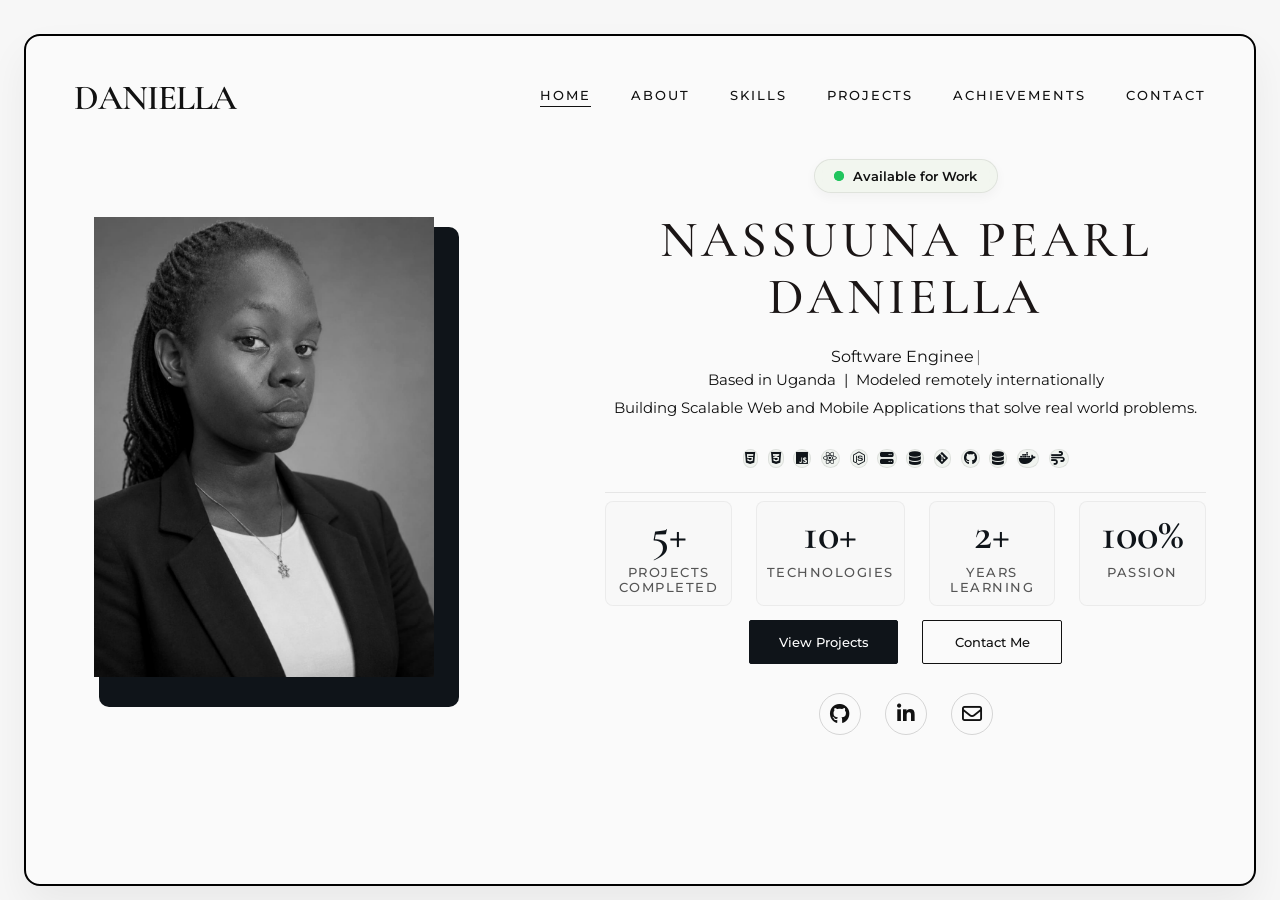
<file: index.html>
<!doctype html>
<html lang="en">
  <head>
    <meta charset="UTF-8" />
    <meta name="viewport" content="width=device-width, initial-scale=1.0" />
    <title>Daniella P Nassuuna</title>

    <!-- Google Fonts: Cormorant Garamond for elegant serif headers & Montserrat for modern sans-serif body -->
    <link rel="preconnect" href="https://fonts.googleapis.com" />
    <link rel="preconnect" href="https://fonts.gstatic.com" crossorigin />
    <link
      href="https://fonts.googleapis.com/css2?family=Cormorant+Garamond:wght@400;500;600&family=Montserrat:wght@300;400;500;600&display=swap"
      rel="stylesheet"
    />
    <!-- Font Awesome for icon support -->
    <link
      rel="stylesheet"
      href="https://cdnjs.cloudflare.com/ajax/libs/font-awesome/6.5.1/css/all.min.css"
    />
    <link rel="stylesheet" href="styles.css" />
    <link rel="stylesheet" href="mobile.css" />
<script src="script.js" defer></script>
  </head>
  <body>
    <div class="viewport-card">
      <!-- Header Navigation -->
      <header>
        <a href="#" class="brand-logo" target="_blank">DANIELLA</a>
        <nav>
          <a href="#" class="active" target="_blank">HOME</a>
          <a href="./about.html" target="_blank">ABOUT</a>
          <a href="./skills.html" target="_blank">SKILLS</a>
          <a href="./projects.html" target="_blank">PROJECTS</a>
          <a href="./achievements.html" target="_blank">ACHIEVEMENTS</a>
          <a href="./contact.html" target="_blank">CONTACT</a>
        </nav>
      </header>

      <!-- Main Hero Content -->
      <main class="hero-grid">
        <!-- Portrait Image with Offset Backdrop -->
        <div class="portrait-frame">
          <img
            class="portrait-img"
            src="./Ellah.png"
            alt="Daniella Nassuuna Portrait"
          />
        </div>

        <!-- Text & Details -->
        <div class="hero-details">
          <div
            class="status-pill"
            id="statusPill"
            style="margin-bottom: 1.2rem"
          >
            <span class="status-dot"></span>
            <span class="status-text">Available for Work</span>
          </div>

          <h1 class="main-heading">
            Nassuuna Pearl <br />
            Daniella
          </h1>
          <div class="sub-heading">
            <span id="typingText"></span><span class="typing-cursor">|</span>
          </div>

          <p class="bio-line">
            Based in Uganda &nbsp;|&nbsp; Modeled remotely internationally
          </p>
          <p class="achievement-line">
            Building Scalable Web and Mobile Applications that solve real world
            problems.
          </p>

          <!-- Tech Stack Badges -->
          <div class="tech-stack">
            <span class="tech-badge"><i class="fa-brands fa-html5"></i></span>
            <span class="tech-badge"
              ><i class="fa-brands fa-css3-alt"></i
            ></span>
            <span class="tech-badge"><i class="fa-brands fa-js"></i></span>
            <span class="tech-badge"><i class="fa-brands fa-react"></i></span>
            <span class="tech-badge"><i class="fa-brands fa-node-js"></i></span>
            <span class="tech-badge"><i class="fa-solid fa-server"></i></span>
            <span class="tech-badge"><i class="fa-solid fa-database"></i></span>
            <span class="tech-badge"><i class="fa-brands fa-git-alt"></i></span>
            <span class="tech-badge"><i class="fa-brands fa-github"></i> </span>
            <span class="tech-badge"><i class="fa-solid fa-database"></i></span>
            <span class="tech-badge"><i class="fa-brands fa-docker"></i></span>
            <span class="tech-badge"><i class="fa-solid fa-wind"></i> </span>
          </div>

          <section class="stats-container">
            <div class="stat-card">
              <h3 class="stat-number">5+</h3>
              <p class="stat-label">Projects Completed</p>
            </div>

            <div class="stat-card">
              <h3 class="stat-number">10+</h3>
              <p class="stat-label">Technologies</p>
            </div>

            <div class="stat-card">
              <h3 class="stat-number">2+</h3>
              <p class="stat-label">Years Learning</p>
            </div>

            <div class="stat-card">
              <h3 class="stat-number">100%</h3>
              <p class="stat-label">Passion</p>
            </div>
          </section>

          <div class="button-group">
            <a href="./projects.html" class="btn btn-solid" target="_blank">View Projects</a>
            <a href="./contact.html" class="btn btn-outline" target="_blank">Contact Me</a>
          </div>
          <div class="social-links">
            <a
              href="https://github.com/Daniella-Pearl"
              target="_blank"
              rel="noopener noreferrer"
              aria-label="GitHub"
            >
              <i class="fa-brands fa-github"></i>
            </a>
            <a
              href="https://linkedin.com/in/pearl-daniella"
              target="_blank"
              rel="noopener noreferrer"
              aria-label="LinkedIn"
            >
              <i class="fa-brands fa-linkedin-in"></i>
            </a>
            <a href="mailto:pearldaniellu9@gmail.com" aria-label="Email" target="_blank">
              <i class="fa-regular fa-envelope"></i>
            </a>
          </div>
        </div>
      </main>
    </div>
  </body>
</html>
</file>
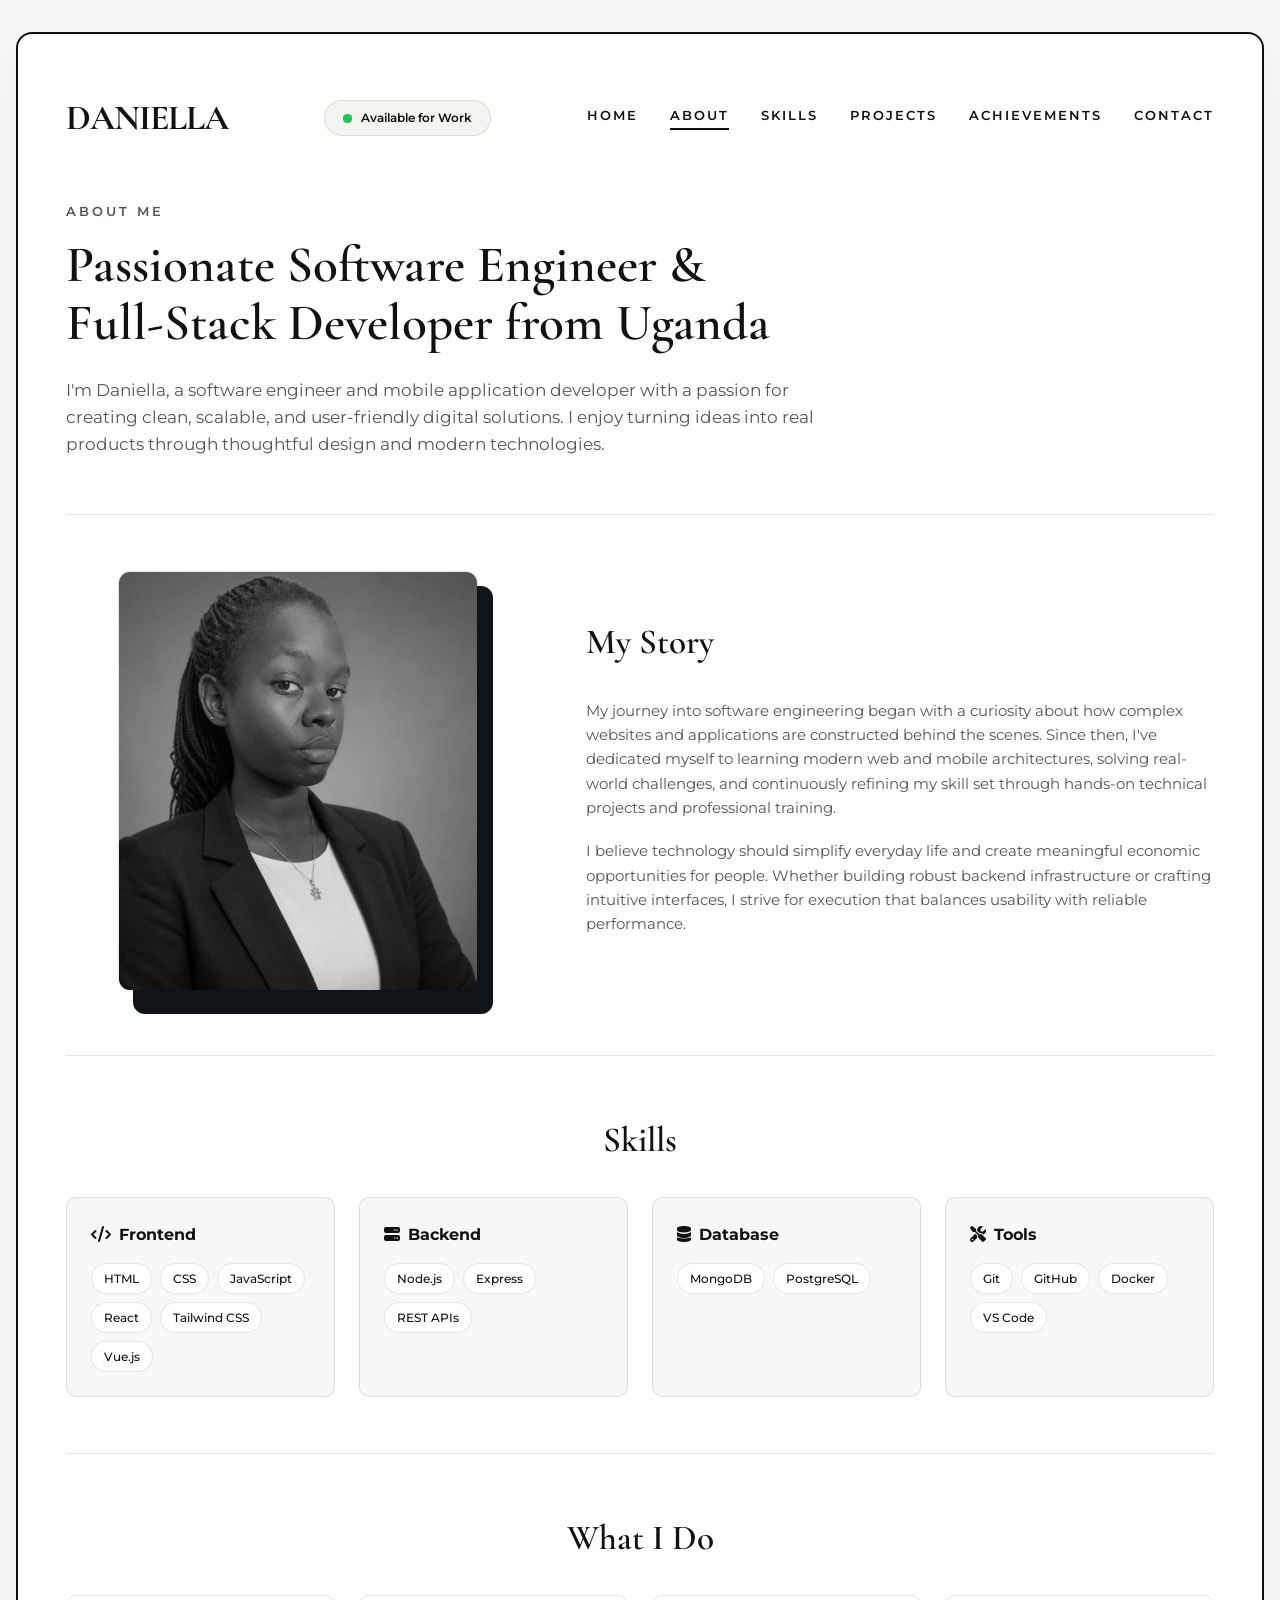
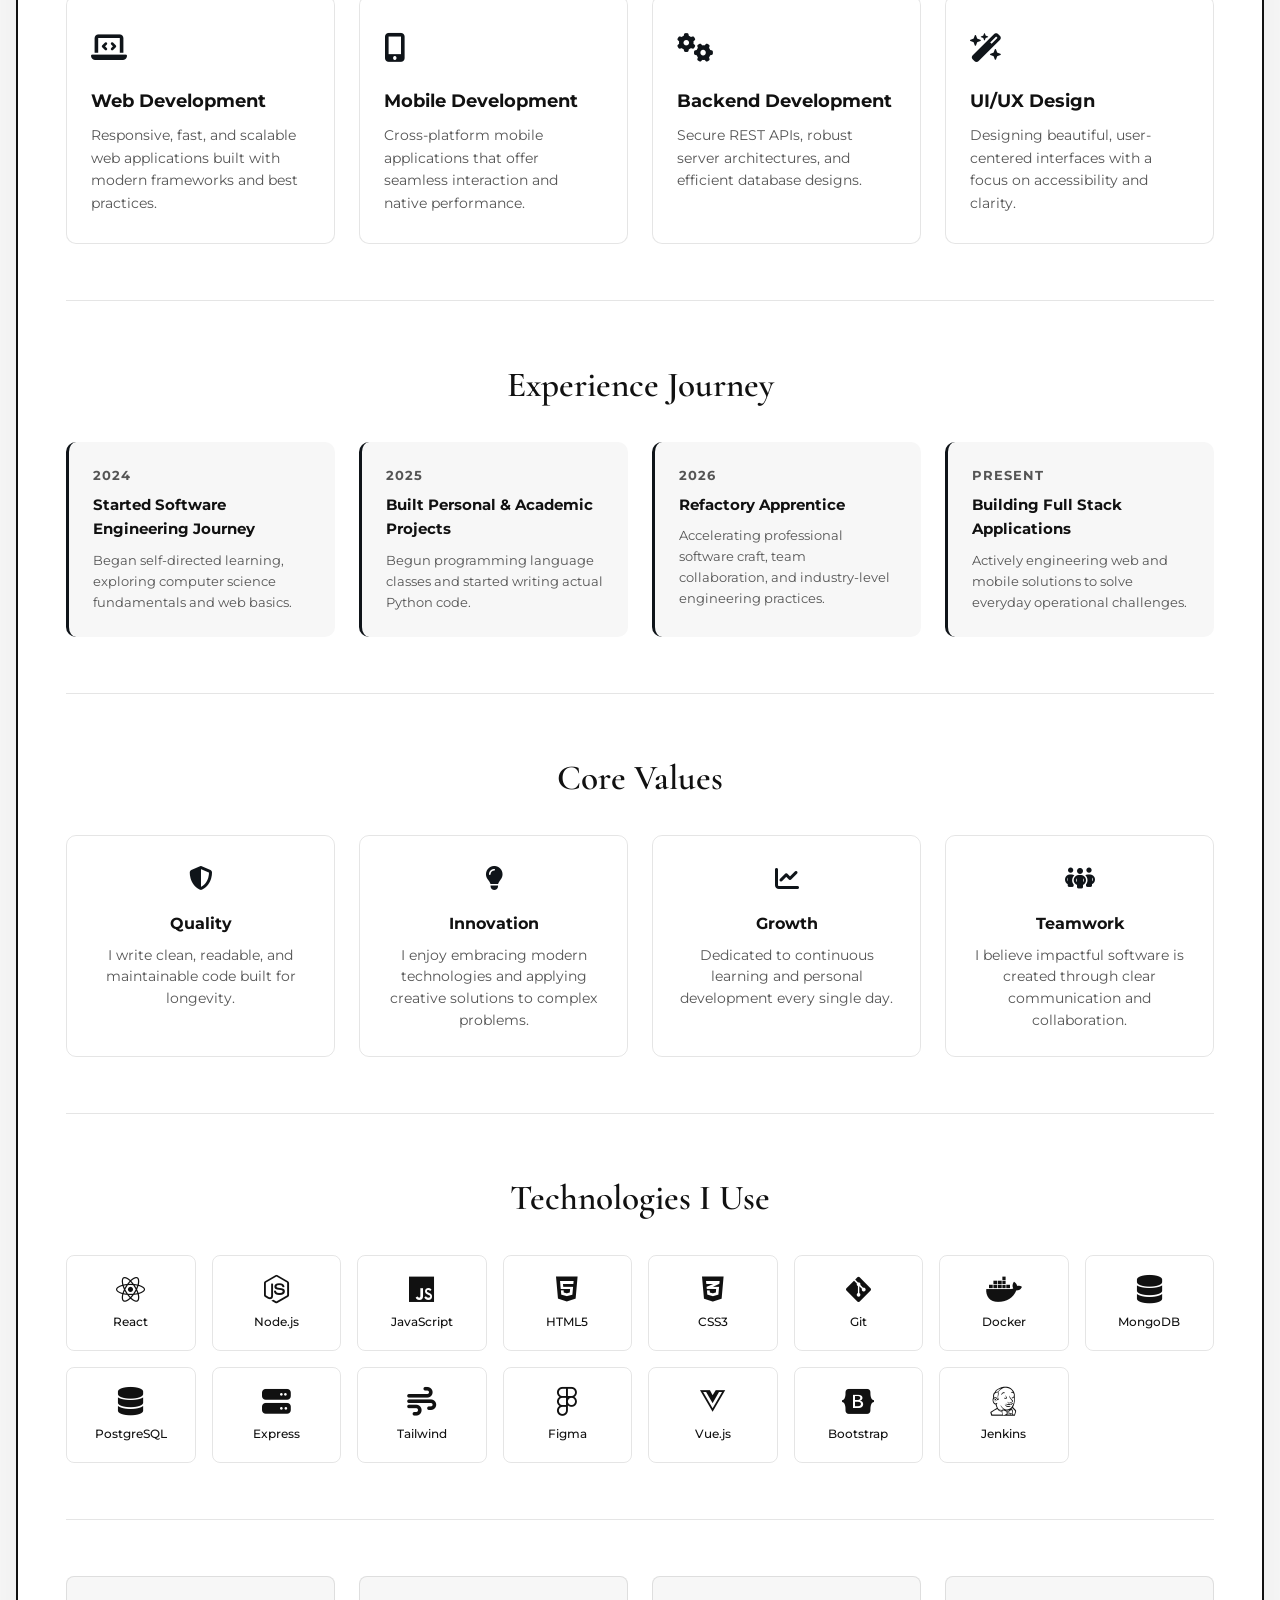
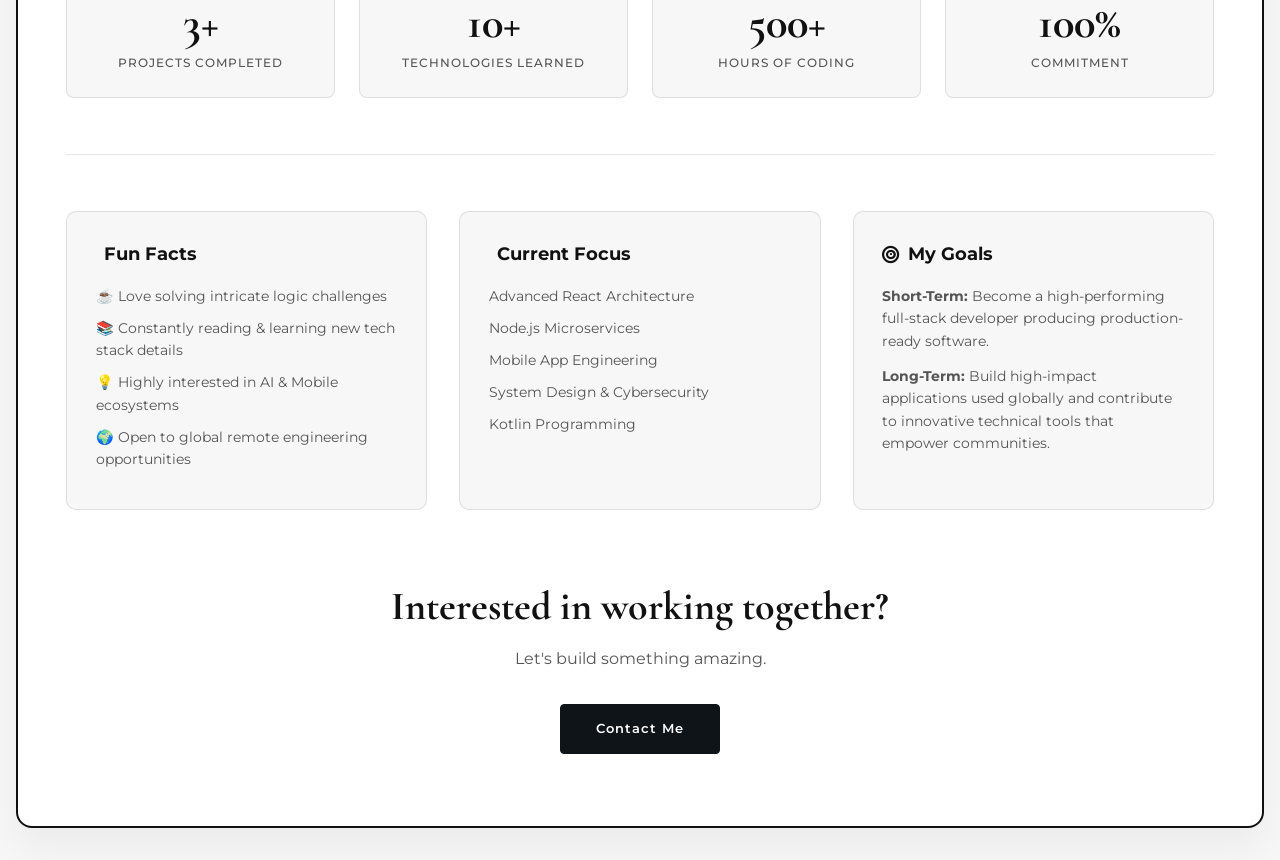
<file: about.html>
<!DOCTYPE html>
<html lang="en">
<head>
  <meta charset="UTF-8" />
  <meta name="viewport" content="width=device-width, initial-scale=1.0" />
  <title>About — Nassuuna Pearl Daniella</title>

  <!-- Google Fonts -->
  <link rel="preconnect" href="https://fonts.googleapis.com">
  <link rel="preconnect" href="https://fonts.gstatic.com" crossorigin>
  <link href="https://fonts.googleapis.com/css2?family=Cormorant+Garamond:wght@500;600;700&family=Montserrat:wght@300;400;500;600&display=swap" rel="stylesheet">

  <!-- Font Awesome Icons -->
  <link rel="stylesheet" href="https://cdnjs.cloudflare.com/ajax/libs/font-awesome/6.5.1/css/all.min.css" />

  <link rel="stylesheet" href="about.css" />
<link rel="stylesheet" href="mobile.css" />

</head>
<body>

  <div class="viewport-card">
    
    <!-- Header Navigation -->
    <header>
      <a href="index.html" class="brand-logo" target="_blank">DANIELLA</a>
      
      <div class="status-pill">
        <span class="status-dot"></span>
        <span class="status-text">Available for Work</span>
      </div>

      <nav>
        <a href="index.html" target="_blank">HOME</a>
        <a href="about.html" class="active" target="_blank">ABOUT</a>
        <a href="skills.html" target="_blank">SKILLS</a>
        <a href="projects.html" target="_blank">PROJECTS</a>
        <a href="achievements.html" target="_blank">ACHIEVEMENTS</a>
        <a href="contacts.html" target="_blank">CONTACT</a>
      </nav>
    </header>

    <!-- 1. Hero Section -->
    <section class="hero-section">
      <span class="section-tag">ABOUT ME</span>
      <h1 class="main-title">Passionate Software Engineer &<br>Full-Stack Developer from Uganda</h1>
      <p class="hero-intro">
        I'm Daniella, a software engineer and mobile application developer with a passion for creating clean, scalable, and user-friendly digital solutions. I enjoy turning ideas into real products through thoughtful design and modern technologies.
      </p>
    </section>

    <hr class="divider" />

    <!-- 2. Photo + Story -->
    <section class="story-grid">
      <div class="story-frame">
        <img class="story-img" src="./Ellah.png" alt="Nassuuna Pearl Daniella" />
      </div>
      <div class="story-content">
        <h2 class="section-heading">My Story</h2>
        <p class="story-paragraph">
          My journey into software engineering began with a curiosity about how complex websites and applications are constructed behind the scenes. Since then, I've dedicated myself to learning modern web and mobile architectures, solving real-world challenges, and continuously refining my skill set through hands-on technical projects and professional training.
        </p>
        <p class="story-paragraph">
          I believe technology should simplify everyday life and create meaningful economic opportunities for people. Whether building robust backend infrastructure or crafting intuitive interfaces, I strive for execution that balances usability with reliable performance.
        </p>
      </div>
    </section>

    <hr class="divider" />

    <!-- 3. Skills Categories -->
    <section class="section-block">
      <h2 class="section-heading centered">Skills</h2>
      <div class="skills-grid">
        <div class="skill-card">
          <h3><i class="fa-solid fa-code"></i> Frontend</h3>
          <div class="badge-group">
            <span class="badge">HTML</span>
            <span class="badge">CSS</span>
            <span class="badge">JavaScript</span>
            <span class="badge">React</span>
            <span class="badge">Tailwind CSS</span>
            <span class="badge">Vue.js</span>
          </div>
        </div>

        <div class="skill-card">
          <h3><i class="fa-solid fa-server"></i> Backend</h3>
          <div class="badge-group">
            <span class="badge">Node.js</span>
            <span class="badge">Express</span>
            <span class="badge">REST APIs</span>
          </div>
        </div>

        <div class="skill-card">
          <h3><i class="fa-solid fa-database"></i> Database</h3>
          <div class="badge-group">
            <span class="badge">MongoDB</span>
            <span class="badge">PostgreSQL</span>
          </div>
        </div>

        <div class="skill-card">
          <h3><i class="fa-solid fa-screwdriver-wrench"></i> Tools</h3>
          <div class="badge-group">
            <span class="badge">Git</span>
            <span class="badge">GitHub</span>
            <span class="badge">Docker</span>
            <span class="badge">VS Code</span>
          </div>
        </div>
      </div>
    </section>

    <hr class="divider" />

    <!-- 4. What I Do -->
    <section class="section-block">
      <h2 class="section-heading centered">What I Do</h2>
      <div class="services-grid">
        <div class="service-card">
          <div class="service-icon"><i class="fa-solid fa-laptop-code"></i></div>
          <h3>Web Development</h3>
          <p>Responsive, fast, and scalable web applications built with modern frameworks and best practices.</p>
        </div>

        <div class="service-card">
          <div class="service-icon"><i class="fa-solid fa-mobile-screen-button"></i></div>
          <h3>Mobile Development</h3>
          <p>Cross-platform mobile applications that offer seamless interaction and native performance.</p>
        </div>

        <div class="service-card">
          <div class="service-icon"><i class="fa-solid fa-gears"></i></div>
          <h3>Backend Development</h3>
          <p>Secure REST APIs, robust server architectures, and efficient database designs.</p>
        </div>

        <div class="service-card">
          <div class="service-icon"><i class="fa-solid fa-wand-magic-sparkles"></i></div>
          <h3>UI/UX Design</h3>
          <p>Designing beautiful, user-centered interfaces with a focus on accessibility and clarity.</p>
        </div>
      </div>
    </section>

    <hr class="divider" />

    <!-- 5. Experience Timeline -->
    <section class="section-block">
      <h2 class="section-heading centered">Experience Journey</h2>
      <div class="timeline">
        <div class="timeline-item">
          <span class="timeline-year">2024</span>
          <h3>Started Software Engineering Journey</h3>
          <p>Began self-directed learning, exploring computer science fundamentals and web basics.</p>
        </div>
        <div class="timeline-item">
          <span class="timeline-year">2025</span>
          <h3>Built Personal & Academic Projects</h3>
          <p>Begun programming language classes and started writing actual Python code.</p>
        </div>
        <div class="timeline-item">
          <span class="timeline-year">2026</span>
          <h3>Refactory Apprentice</h3>
          <p>Accelerating professional software craft, team collaboration, and industry-level engineering practices.</p>
        </div>
        <div class="timeline-item present">
          <span class="timeline-year">Present</span>
          <h3>Building Full Stack Applications</h3>
          <p>Actively engineering web and mobile solutions to solve everyday operational challenges.</p>
        </div>
      </div>
    </section>

    <hr class="divider" />

    <!-- 6. My Values -->
    <section class="section-block">
      <h2 class="section-heading centered">Core Values</h2>
      <div class="values-grid">
        <div class="value-card">
          <div class="value-icon"><i class="fa-solid fa-shield-halved"></i></div>
          <h3>Quality</h3>
          <p>I write clean, readable, and maintainable code built for longevity.</p>
        </div>
        <div class="value-card">
          <div class="value-icon"><i class="fa-solid fa-lightbulb"></i></div>
          <h3>Innovation</h3>
          <p>I enjoy embracing modern technologies and applying creative solutions to complex problems.</p>
        </div>
        <div class="value-card">
          <div class="value-icon"><i class="fa-solid fa-chart-line"></i></div>
          <h3>Growth</h3>
          <p>Dedicated to continuous learning and personal development every single day.</p>
        </div>
        <div class="value-card">
          <div class="value-icon"><i class="fa-solid fa-people-group"></i></div>
          <h3>Teamwork</h3>
          <p>I believe impactful software is created through clear communication and collaboration.</p>
        </div>
      </div>
    </section>

    <hr class="divider" />

    <!-- 7. Technologies Icon Grid -->
    <section class="section-block">
      <h2 class="section-heading centered">Technologies I Use</h2>
      <div class="tech-icon-grid">
        <div class="tech-box"><i class="fa-brands fa-react"></i><span>React</span></div>
        <div class="tech-box"><i class="fa-brands fa-node-js"></i><span>Node.js</span></div>
        <div class="tech-box"><i class="fa-brands fa-js"></i><span>JavaScript</span></div>
        <div class="tech-box"><i class="fa-brands fa-html5"></i><span>HTML5</span></div>
        <div class="tech-box"><i class="fa-brands fa-css3-alt"></i><span>CSS3</span></div>
        <div class="tech-box"><i class="fa-brands fa-git-alt"></i><span>Git</span></div>
        <div class="tech-box"><i class="fa-brands fa-docker"></i><span>Docker</span></div>
        <div class="tech-box"><i class="fa-solid fa-database"></i><span>MongoDB</span></div>
        <div class="tech-box"><i class="fa-solid fa-database"></i><span>PostgreSQL</span></div>
        <div class="tech-box"><i class="fa-solid fa-server"></i><span>Express</span></div>
        <div class="tech-box"><i class="fa-solid fa-wind"></i><span>Tailwind</span></div>
        <div class="tech-box"><i class="fa-brands fa-figma"></i><span>Figma</span></div>
        <div class="tech-box"><i class="fa-brands fa-vuejs"></i><span>Vue.js</span></div>
        <div class="tech-box"><i class="fa-brands fa-bootstrap"></i><span>Bootstrap</span></div>
        <div class="tech-box"><i class="fa-brands fa-jenkins"></i><span>Jenkins</span></div>
      </div>
    </section>

    <hr class="divider" />

    <!-- 8. Achievements -->
    <section class="section-block">
      <div class="stats-container">
        <div class="stat-card">
          <h3 class="stat-number">3+</h3>
          <p class="stat-label">Projects Completed</p>
        </div>
        <div class="stat-card">
          <h3 class="stat-number">10+</h3>
          <p class="stat-label">Technologies Learned</p>
        </div>
        <div class="stat-card">
          <h3 class="stat-number">500+</h3>
          <p class="stat-label">Hours of Coding</p>
        </div>
        <div class="stat-card">
          <h3 class="stat-number">100%</h3>
          <p class="stat-label">Commitment</p>
        </div>
      </div>
    </section>

    <hr class="divider" />

    <!-- 9. Focus, Goals & Fun Facts -->
    <section class="info-triplet-grid">
      <!-- Fun Facts -->
      <div class="info-card">
        <h3><i class="fa-solid fa-sparkles"></i> Fun Facts</h3>
        <ul>
          <li>☕ Love solving intricate logic challenges</li>
          <li>📚 Constantly reading & learning new tech stack details</li>
          <li>💡 Highly interested in AI & Mobile ecosystems</li>
          <li>🌍 Open to global remote engineering opportunities</li>
        </ul>
      </div>

      <!-- Current Focus -->
      <div class="info-card">
        <h3><i class="fa-solid fa-crosshair"></i> Current Focus</h3>
        <ul>
          <li>Advanced React Architecture</li>
          <li>Node.js Microservices</li>
          <li>Mobile App Engineering</li>
          <li>System Design & Cybersecurity</li>
          <li> Kotlin Programming</li>
        </ul>
      </div>

      <!-- My Goals -->
      <div class="info-card">
        <h3><i class="fa-solid fa-bullseye"></i> My Goals</h3>
        <p><strong>Short-Term:</strong> Become a high-performing full-stack developer producing production-ready software.</p>
        <p><strong>Long-Term:</strong> Build high-impact applications used globally and contribute to innovative technical tools that empower communities.</p>
      </div>
    </section>

    <!-- 10. Call To Action -->
    <section class="cta-section" id="contact">
      <h2>Interested in working together?</h2>
      <p>Let's build something amazing.</p>
      <a href="./contacts.html" class="btn btn-solid" target="_blank">Contact Me</a>
    </section>

  </div>

</body>
</html>
</file>
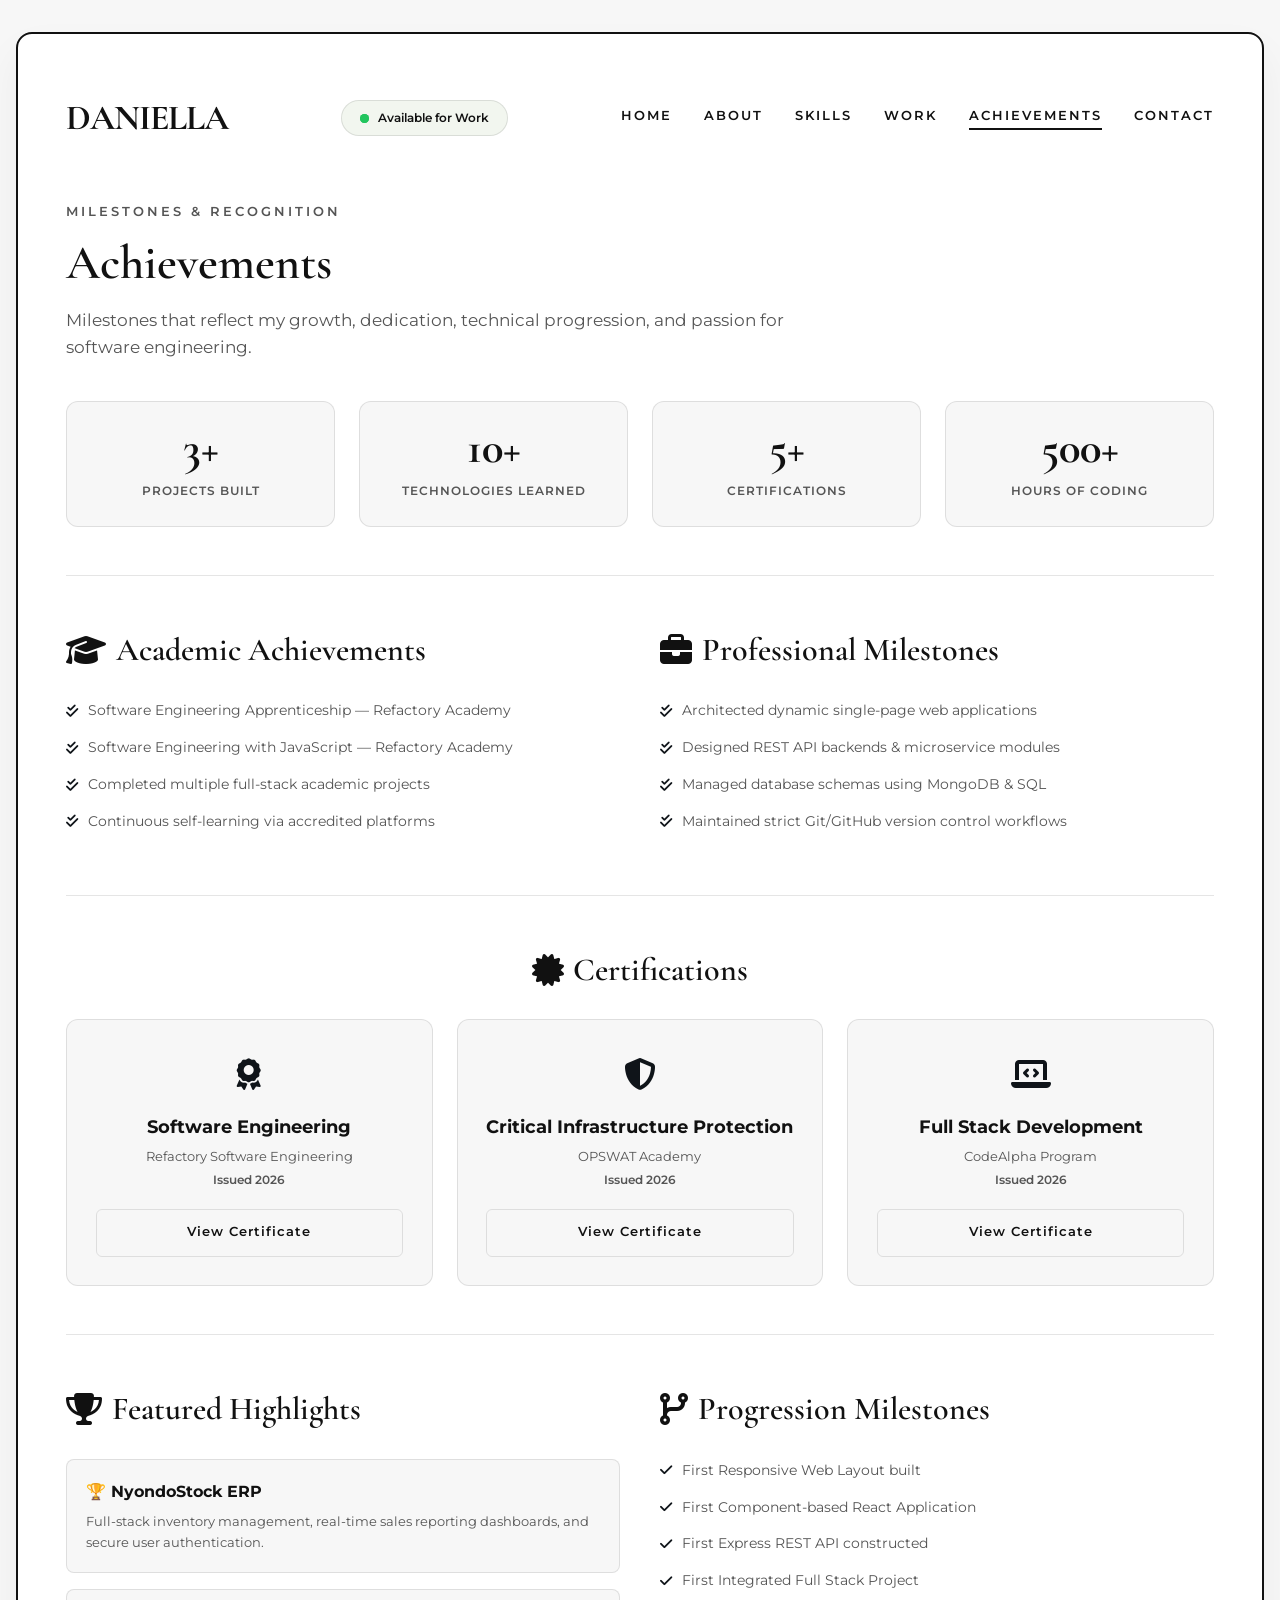
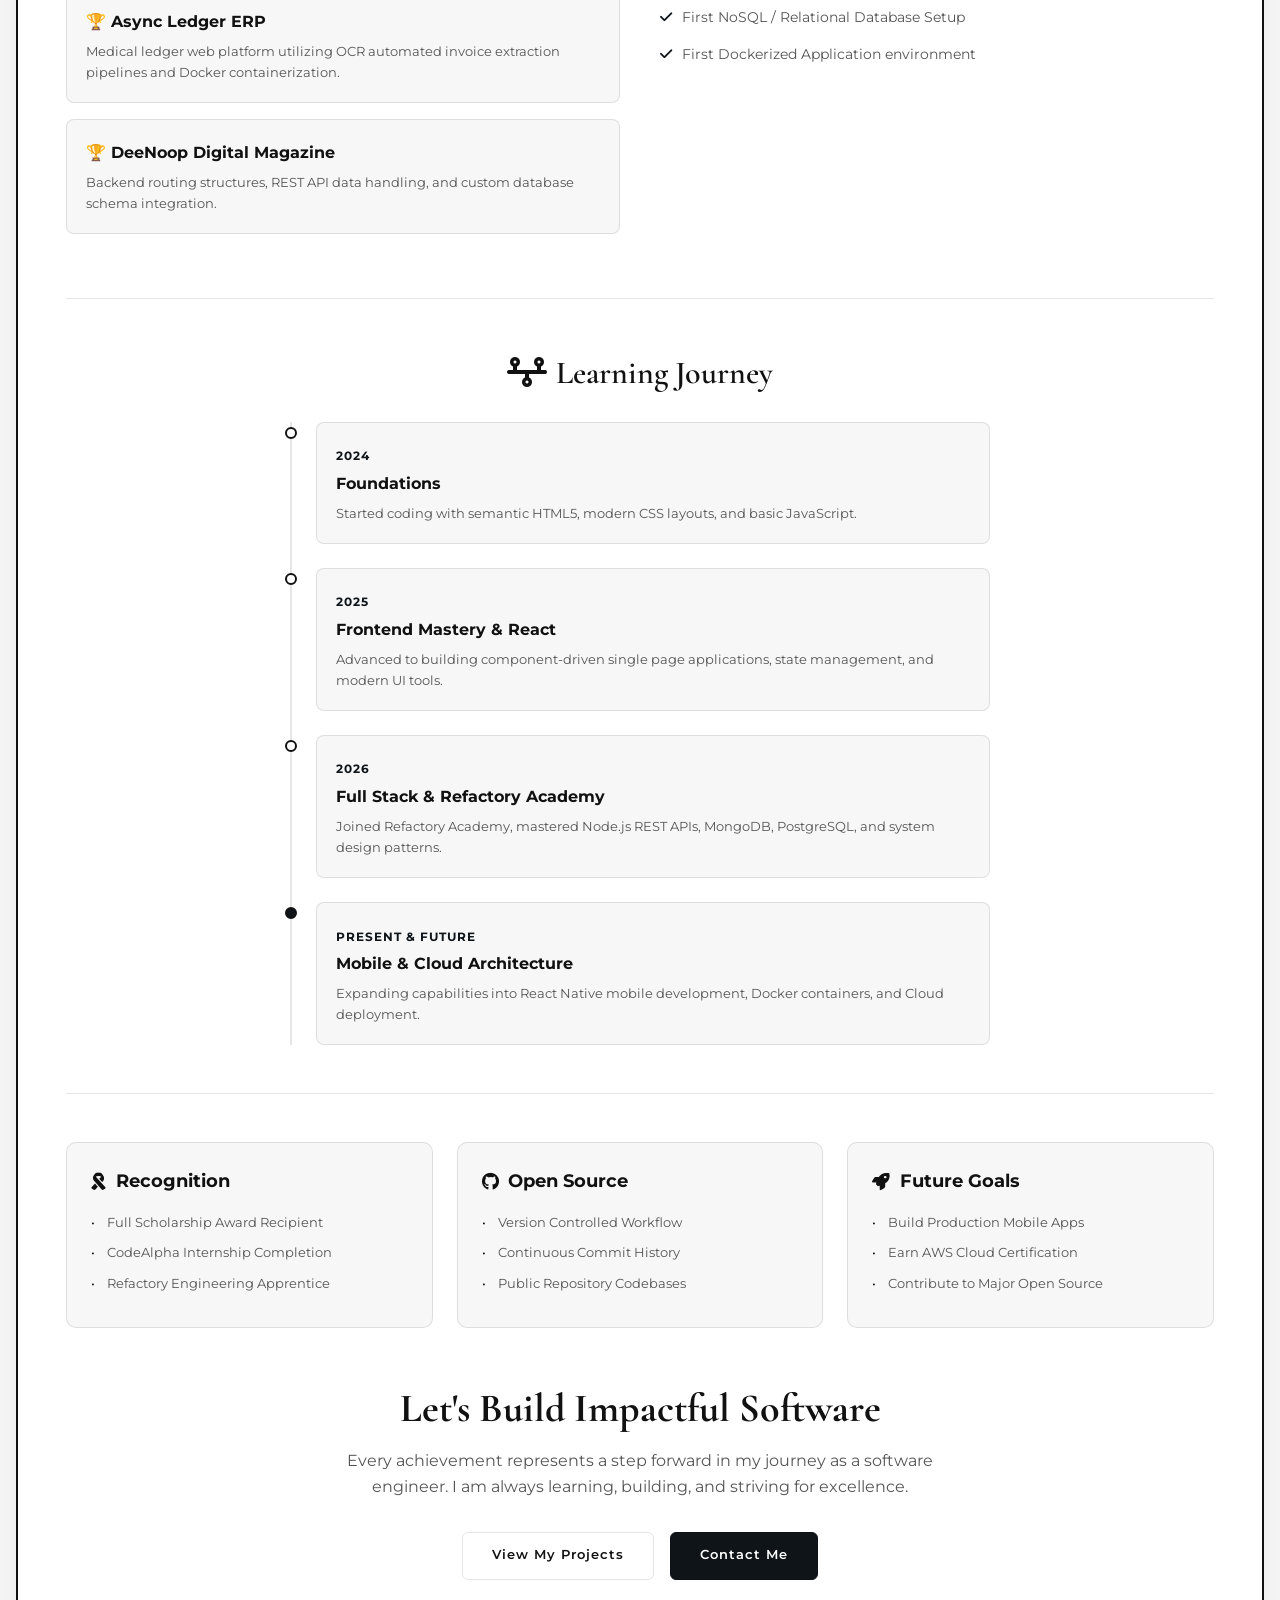
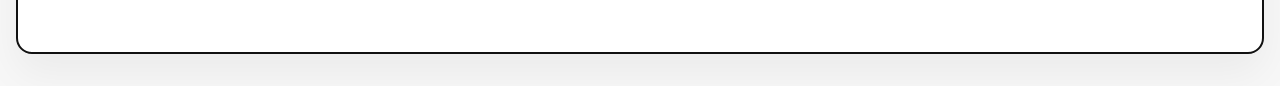
<file: achievements.html>
<!DOCTYPE html>
<html lang="en">
<head>
  <meta charset="UTF-8" />
  <meta name="viewport" content="width=device-width, initial-scale=1.0" />
  <title>Achievements & Milestones — Nassuuna Pearl Daniella</title>

  <!-- Google Fonts -->
  <link rel="preconnect" href="https://fonts.googleapis.com">
  <link rel="preconnect" href="https://fonts.gstatic.com" crossorigin>
  <link href="https://fonts.googleapis.com/css2?family=Cormorant+Garamond:wght@500;600;700&family=Montserrat:wght@300;400;500;600;700&display=swap" rel="stylesheet">

  <!-- Font Awesome Icons -->
  <link rel="stylesheet" href="https://cdnjs.cloudflare.com/ajax/libs/font-awesome/6.5.1/css/all.min.css" />

  <link rel="stylesheet" href="achievements.css" />
  <link rel="stylesheet" href="mobile.css" />
</head>
<body>

  <div class="viewport-card">
    
    <!-- Header Navigation -->
    <header>
      <a href="index.html" class="brand-logo" target="_blank">DANIELLA</a>
      
      <div class="status-pill">
        <span class="status-dot"></span>
        <span class="status-text">Available for Work</span>
      </div>

      <nav>
        <a href="index.html" target="_blank">HOME</a>
        <a href="about.html" target="_blank">ABOUT</a>
        <a href="skills.html" target="_blank">SKILLS</a>
        <a href="projects.html" target="_blank">WORK</a>
        <a href="achievements.html" class="active" target="_blank">ACHIEVEMENTS</a>
        <a href="#contact" target="_blank">CONTACT</a>
      </nav>
    </header>

    <!-- 1. Hero Section -->
    <section class="hero-section">
      <span class="section-tag">MILESTONES & RECOGNITION</span>
      <h1 class="main-title">Achievements</h1>
      <p class="hero-intro">
        Milestones that reflect my growth, dedication, technical progression, and passion for software engineering.
      </p>
    </section>

    <!-- 2. Achievement Statistics -->
    <section class="stats-section">
      <div class="stats-grid">
        <div class="stat-box">
          <span class="stat-number">3+</span>
          <span class="stat-label">Projects Built</span>
        </div>
        <div class="stat-box">
          <span class="stat-number">10+</span>
          <span class="stat-label">Technologies Learned</span>
        </div>
        <div class="stat-box">
          <span class="stat-number">5+</span>
          <span class="stat-label">Certifications</span>
        </div>
        <div class="stat-box">
          <span class="stat-number">500+</span>
          <span class="stat-label">Hours of Coding</span>
        </div>
      </div>
    </section>

    <hr class="divider" />

    <!-- 3 & 4. Academic & Professional Milestones -->
    <section class="section-block grid-2-col">
      <div>
        <h2 class="section-heading"><i class="fa-solid fa-graduation-cap"></i> Academic Achievements</h2>
        <ul class="checklist">
          <li><i class="fa-solid fa-check-double"></i> Software Engineering Apprenticeship — Refactory Academy</li>
          <li><i class="fa-solid fa-check-double"></i> Software Engineering with JavaScript — Refactory Academy</li>
          <li><i class="fa-solid fa-check-double"></i> Completed multiple full-stack academic projects</li>
          <li><i class="fa-solid fa-check-double"></i> Continuous self-learning via accredited platforms</li>
        </ul>
      </div>

      <div>
        <h2 class="section-heading"><i class="fa-solid fa-briefcase"></i> Professional Milestones</h2>
        <ul class="checklist">
          <li><i class="fa-solid fa-check-double"></i> Architected dynamic single-page web applications</li>
          <li><i class="fa-solid fa-check-double"></i> Designed REST API backends & microservice modules</li>
          <li><i class="fa-solid fa-check-double"></i> Managed database schemas using MongoDB & SQL</li>
          <li><i class="fa-solid fa-check-double"></i> Maintained strict Git/GitHub version control workflows</li>
        </ul>
      </div>
    </section>

    <hr class="divider" />

    <!-- 5. Certifications -->
    <section class="section-block">
      <h2 class="section-heading centered"><i class="fa-solid fa-certificate"></i> Certifications</h2>
      <div class="cert-grid">
        
        <div class="cert-card">
          <div class="cert-badge"><i class="fa-solid fa-award"></i></div>
          <h3>Software Engineering</h3>
          <p class="cert-issuer">Refactory Software Engineering</p>
          <span class="cert-date">Issued 2026</span>
          <a href="#" class="btn btn-outline cert-btn" target="_blank">View Certificate</a>
        </div>

        <div class="cert-card">
          <div class="cert-badge"><i class="fa-solid fa-shield-halved"></i></div>
          <h3>Critical Infrastructure Protection</h3>
          <p class="cert-issuer">OPSWAT Academy</p>
          <span class="cert-date">Issued 2026</span>
          <a href="#" class="btn btn-outline cert-btn" target="_blank">View Certificate</a>
        </div>

        <div class="cert-card">
          <div class="cert-badge"><i class="fa-solid fa-laptop-code"></i></div>
          <h3>Full Stack Development</h3>
          <p class="cert-issuer">CodeAlpha Program</p>
          <span class="cert-date">Issued 2026</span>
          <a href="#" class="btn btn-outline cert-btn" target="_blank">View Certificate</a>
        </div>

      </div>
    </section>

    <hr class="divider" />

    <!-- 6 & 7. Featured Projects Highlights & Technical Milestones -->
    <section class="section-block grid-2-col">
      <div>
        <h2 class="section-heading"><i class="fa-solid fa-trophy"></i> Featured Highlights</h2>
        <div class="highlight-item">
          <h4>🏆 NyondoStock ERP</h4>
          <p>Full-stack inventory management, real-time sales reporting dashboards, and secure user authentication.</p>
        </div>
        <div class="highlight-item">
          <h4>🏆 Async Ledger ERP</h4>
          <p>Medical ledger web platform utilizing OCR automated invoice extraction pipelines and Docker containerization.</p>
        </div>
        <div class="highlight-item">
          <h4>🏆 DeeNoop Digital Magazine</h4>
          <p>Backend routing structures, REST API data handling, and custom database schema integration.</p>
        </div>
      </div>

      <div>
        <h2 class="section-heading"><i class="fa-solid fa-code-branch"></i> Progression Milestones</h2>
        <ul class="checklist">
          <li><i class="fa-solid fa-check"></i> First Responsive Web Layout built</li>
          <li><i class="fa-solid fa-check"></i> First Component-based React Application</li>
          <li><i class="fa-solid fa-check"></i> First Express REST API constructed</li>
          <li><i class="fa-solid fa-check"></i> First Integrated Full Stack Project</li>
          <li><i class="fa-solid fa-check"></i> First NoSQL / Relational Database Setup</li>
          <li><i class="fa-solid fa-check"></i> First Dockerized Application environment</li>
        </ul>
      </div>
    </section>

    <hr class="divider" />

    <!-- 8. Learning Timeline -->
    <section class="section-block">
      <h2 class="section-heading centered"><i class="fa-solid fa-timeline"></i> Learning Journey</h2>
      <div class="timeline">
        <div class="timeline-item">
          <div class="timeline-dot"></div>
          <div class="timeline-content">
            <span class="timeline-date">2024</span>
            <h4>Foundations</h4>
            <p>Started coding with semantic HTML5, modern CSS layouts, and basic JavaScript.</p>
          </div>
        </div>

        <div class="timeline-item">
          <div class="timeline-dot"></div>
          <div class="timeline-content">
            <span class="timeline-date">2025</span>
            <h4>Frontend Mastery & React</h4>
            <p>Advanced to building component-driven single page applications, state management, and modern UI tools.</p>
          </div>
        </div>

        <div class="timeline-item">
          <div class="timeline-dot"></div>
          <div class="timeline-content">
            <span class="timeline-date">2026</span>
            <h4>Full Stack & Refactory Academy</h4>
            <p>Joined Refactory Academy, mastered Node.js REST APIs, MongoDB, PostgreSQL, and system design patterns.</p>
          </div>
        </div>

        <div class="timeline-item">
          <div class="timeline-dot active-dot"></div>
          <div class="timeline-content">
            <span class="timeline-date">Present & Future</span>
            <h4>Mobile & Cloud Architecture</h4>
            <p>Expanding capabilities into React Native mobile development, Docker containers, and Cloud deployment.</p>
          </div>
        </div>
      </div>
    </section>

    <hr class="divider" />

    <!-- 9, 10 & 11. Recognition, GitHub & Future Goals -->
    <section class="section-block grid-3-col">
      <div class="feature-card">
        <h3><i class="fa-solid fa-ribbon"></i> Recognition</h3>
        <ul class="simple-list">
          <li>Full Scholarship Award Recipient</li>
          <li>CodeAlpha Internship Completion</li>
          <li>Refactory Engineering Apprentice</li>
        </ul>
      </div>

      <div class="feature-card">
        <h3><i class="fa-brands fa-github"></i> Open Source</h3>
        <ul class="simple-list">
          <li>Version Controlled Workflow</li>
          <li>Continuous Commit History</li>
          <li>Public Repository Codebases</li>
        </ul>
      </div>

      <div class="feature-card">
        <h3><i class="fa-solid fa-rocket"></i> Future Goals</h3>
        <ul class="simple-list">
          <li>Build Production Mobile Apps</li>
          <li>Earn AWS Cloud Certification</li>
          <li>Contribute to Major Open Source</li>
        </ul>
      </div>
    </section>

    <!-- Call To Action -->
    <section class="cta-section" id="contact">
      <h2>Let's Build Impactful Software</h2>
      <p>Every achievement represents a step forward in my journey as a software engineer. I am always learning, building, and striving for excellence.</p>
      <div class="cta-buttons">
        <a href="projects.html" class="btn btn-outline" target="_blank">View My Projects</a>
        <a href="contact.html" class="btn btn-solid" target="_blank">Contact Me</a>
      </div>
    </section>

  </div>

</body>
</html>
</file>
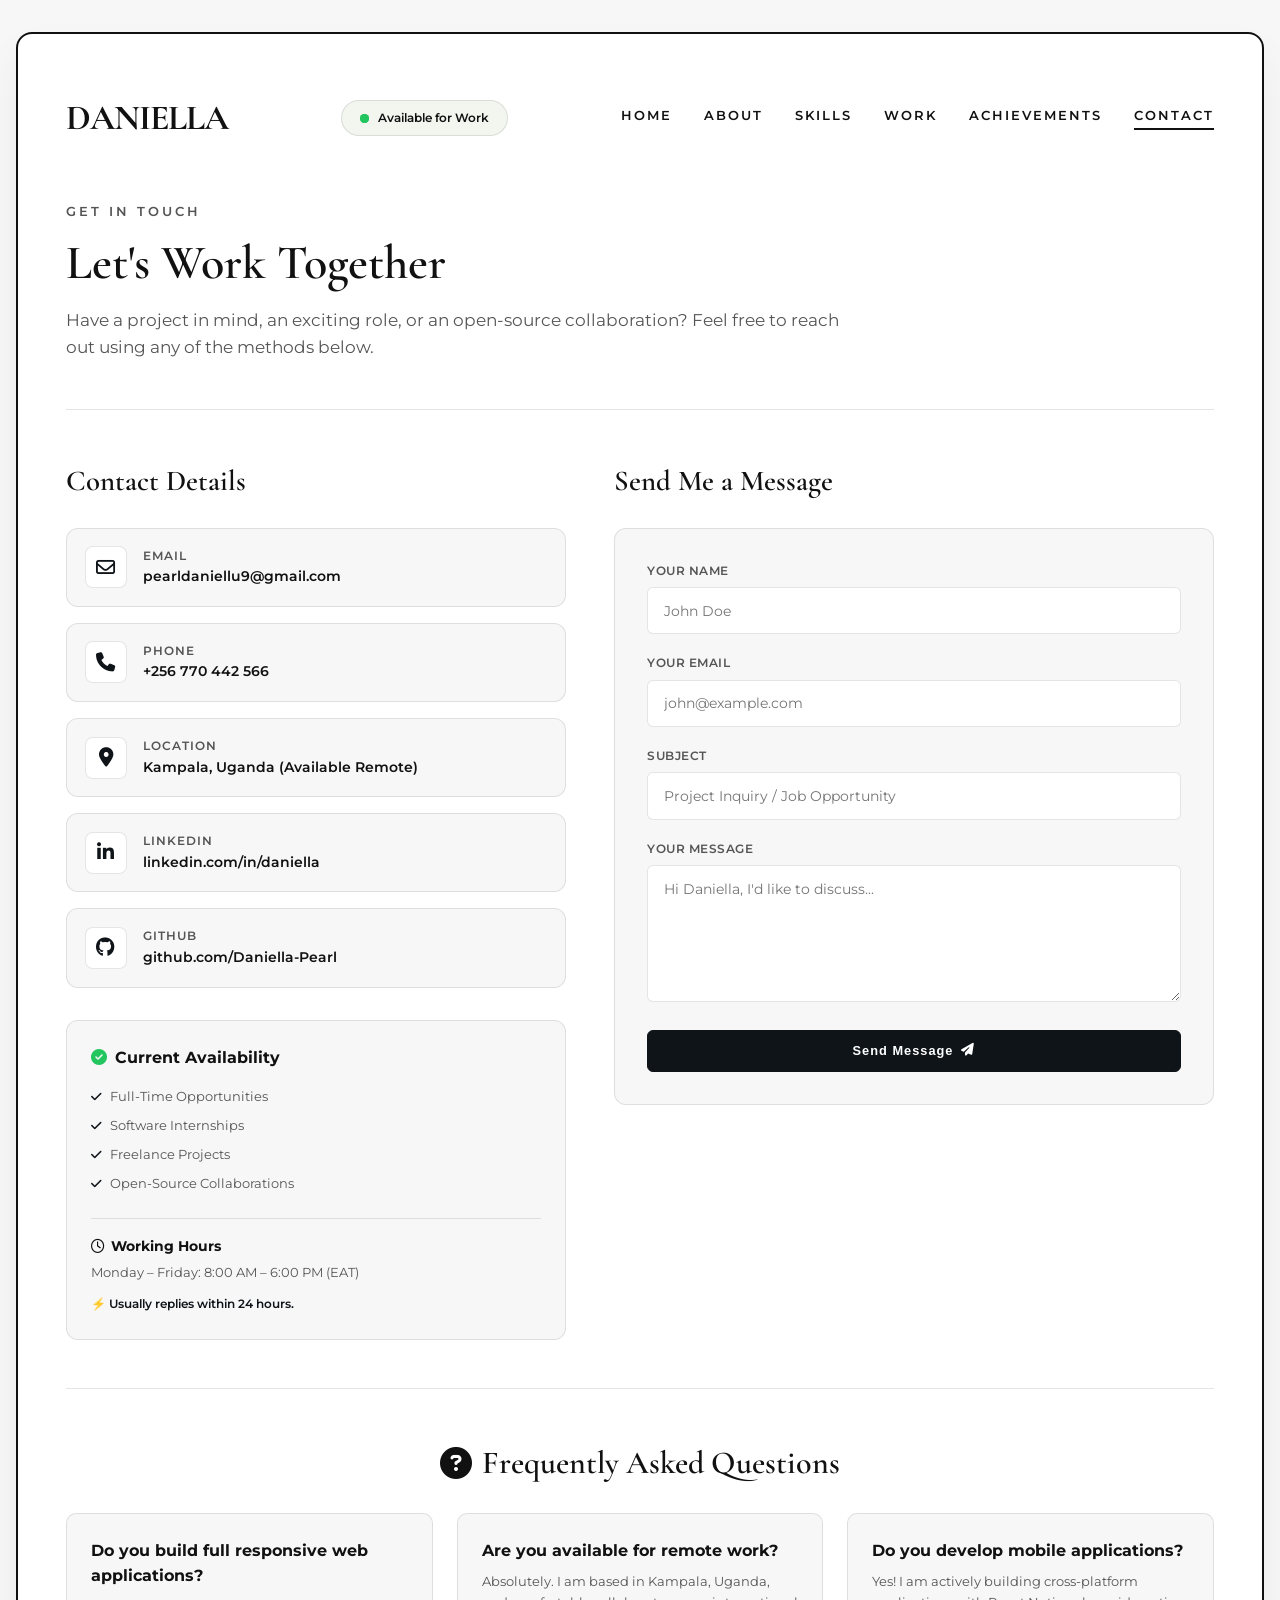
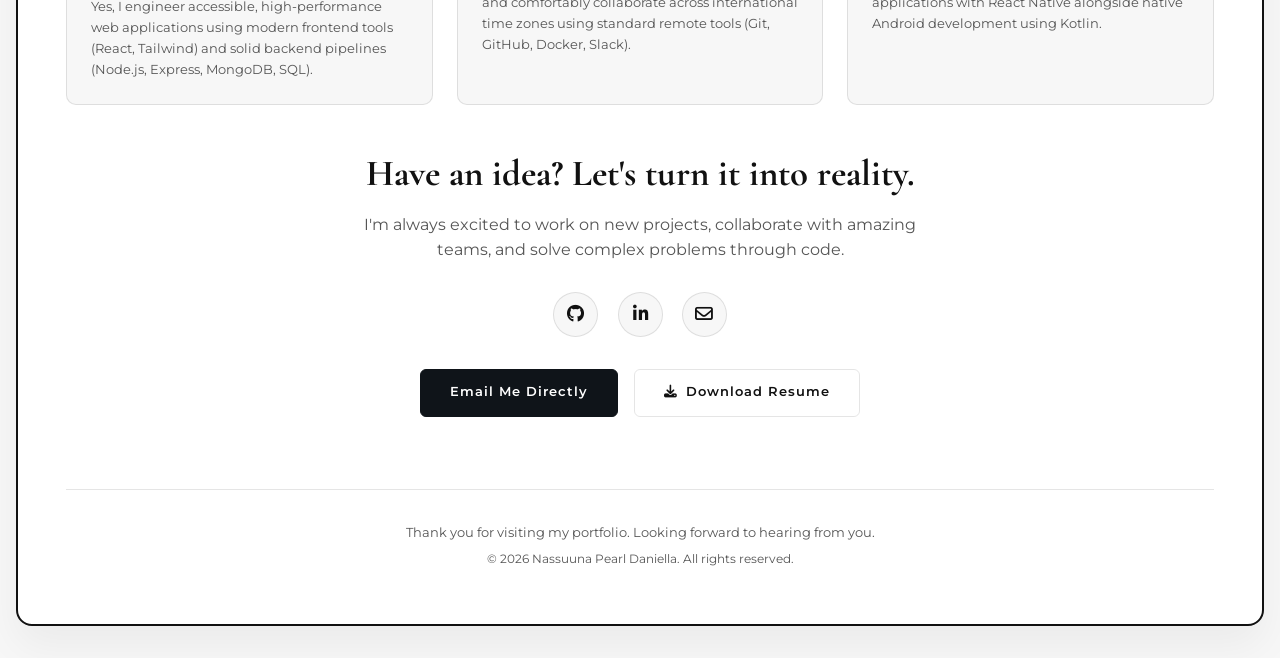
<file: contact.html>
<!DOCTYPE html>
<html lang="en">
<head>
  <meta charset="UTF-8" />
  <meta name="viewport" content="width=device-width, initial-scale=1.0" />
  <title>Contact & Collaborate — Nassuuna Pearl Daniella</title>

  <!-- Google Fonts -->
  <link rel="preconnect" href="https://fonts.googleapis.com">
  <link rel="preconnect" href="https://fonts.gstatic.com" crossorigin>
  <link href="https://fonts.googleapis.com/css2?family=Cormorant+Garamond:wght@500;600;700&family=Montserrat:wght@300;400;500;600;700&display=swap" rel="stylesheet">

  <!-- Font Awesome Icons -->
  <link rel="stylesheet" href="https://cdnjs.cloudflare.com/ajax/libs/font-awesome/6.5.1/css/all.min.css" />

  <link rel="stylesheet" href="contact.css" />
<link rel="stylesheet" href="mobile.css" />

</head>
<body>

  <div class="viewport-card">
    
    <!-- Header Navigation -->
    <header>
      <a href="index.html" class="brand-logo" target="_blank">DANIELLA</a>
      
      <div class="status-pill">
        <span class="status-dot"></span>
        <span class="status-text">Available for Work</span>
      </div>

      <nav>
        <a href="index.html" target="_blank">HOME</a>
        <a href="about.html" target="_blank">ABOUT</a>
        <a href="skills.html" target="_blank">SKILLS</a>
        <a href="projects.html" target="_blank">WORK</a>
        <a href="achievements.html" target="_blank">ACHIEVEMENTS</a>
        <a href="contact.html" class="active" target="_blank">CONTACT</a>
      </nav>
    </header>

    <!-- Page Hero Section -->
    <section class="hero-section">
      <span class="section-tag">GET IN TOUCH</span>
      <h1 class="main-title">Let's Work Together</h1>
      <p class="hero-intro">
        Have a project in mind, an exciting role, or an open-source collaboration? Feel free to reach out using any of the methods below.
      </p>
    </section>

    <hr class="divider" />

    <!-- Two Column Main Layout -->
    <div class="contact-layout-grid">

      <!-- Left Column: Info Cards & Availability -->
      <div class="contact-info-col">
        
        <h2 class="column-heading">Contact Details</h2>

        <div class="info-cards-stack">
          
          <a href="mailto:pearldaniellu9@gmail.com" class="info-card" target="_blank">
            <div class="info-card-icon"><i class="fa-regular fa-envelope"></i></div>
            <div class="info-card-text">
              <span class="info-label">Email</span>
              <span class="info-value">pearldaniellu9@gmail.com</span>
            </div>
          </a>

          <a href="tel:+256770442566" class="info-card" target="_blank">
            <div class="info-card-icon"><i class="fa-solid fa-phone"></i></div>
            <div class="info-card-text">
              <span class="info-label">Phone</span>
              <span class="info-value">+256 770 442 566</span>
            </div>
          </a>

          <div class="info-card">
            <div class="info-card-icon"><i class="fa-solid fa-location-dot"></i></div>
            <div class="info-card-text">
              <span class="info-label">Location</span>
              <span class="info-value">Kampala, Uganda (Available Remote)</span>
            </div>
          </div>

          <a href="https://www.linkedin.com/in/pearl-daniella/" target="_blank" rel="noopener noreferrer" class="info-card">
            <div class="info-card-icon"><i class="fa-brands fa-linkedin-in"></i></div>
            <div class="info-card-text">
              <span class="info-label">LinkedIn</span>
              <span class="info-value">linkedin.com/in/daniella</span>
            </div>
          </a>

          <a href="https://github.com/Daniella-Pearl" target="_blank" rel="noopener noreferrer" class="info-card">
            <div class="info-card-icon"><i class="fa-brands fa-github"></i></div>
            <div class="info-card-text">
              <span class="info-label">GitHub</span>
              <span class="info-value">github.com/Daniella-Pearl</span>
            </div>
          </a>

        </div>

        <!-- Availability & Hours Box -->
        <div class="availability-card">
          <h3><i class="fa-solid fa-circle-check status-icon"></i> Current Availability</h3>
          <ul class="availability-list">
            <li><i class="fa-solid fa-check"></i> Full-Time Opportunities</li>
            <li><i class="fa-solid fa-check"></i> Software Internships</li>
            <li><i class="fa-solid fa-check"></i> Freelance Projects</li>
            <li><i class="fa-solid fa-check"></i> Open-Source Collaborations</li>
          </ul>

          <div class="hours-box">
            <h4><i class="fa-regular fa-clock"></i> Working Hours</h4>
            <p>Monday – Friday: 8:00 AM – 6:00 PM (EAT)</p>
            <span class="response-note">⚡ Usually replies within 24 hours.</span>
          </div>
        </div>

      </div>

      <!-- Right Column: Interactive Form -->
      <div class="contact-form-col">
        
        <h2 class="column-heading">Send Me a Message</h2>

        <form class="contact-form" action="#" method="POST">
          
          <div class="form-group">
            <label for="name">Your Name</label>
            <input type="text" id="name" name="name" placeholder="John Doe" required />
          </div>

          <div class="form-group">
            <label for="email">Your Email</label>
            <input type="email" id="email" name="email" placeholder="john@example.com" required />
          </div>

          <div class="form-group">
            <label for="subject">Subject</label>
            <input type="text" id="subject" name="subject" placeholder="Project Inquiry / Job Opportunity" required />
          </div>

          <div class="form-group">
            <label for="message">Your Message</label>
            <textarea id="message" name="message" rows="6" placeholder="Hi Daniella, I'd like to discuss..." required></textarea>
          </div>

          <button type="submit" class="btn btn-solid submit-btn">
            <span>Send Message</span> <i class="fa-solid fa-paper-plane"></i>
          </button>

        </form>

      </div>

    </div>

    <hr class="divider" />

    <!-- Frequently Asked Questions -->
    <section class="section-block">
      <h2 class="section-heading centered"><i class="fa-solid fa-circle-question"></i> Frequently Asked Questions</h2>
      <div class="faq-grid">
        
        <div class="faq-card">
          <h4>Do you build full responsive web applications?</h4>
          <p>Yes, I engineer accessible, high-performance web applications using modern frontend tools (React, Tailwind) and solid backend pipelines (Node.js, Express, MongoDB, SQL).</p>
        </div>

        <div class="faq-card">
          <h4>Are you available for remote work?</h4>
          <p>Absolutely. I am based in Kampala, Uganda, and comfortably collaborate across international time zones using standard remote tools (Git, GitHub, Docker, Slack).</p>
        </div>

        <div class="faq-card">
          <h4>Do you develop mobile applications?</h4>
          <p>Yes! I am actively building cross-platform applications with React Native alongside native Android development using Kotlin.</p>
        </div>

      </div>
    </section>

    <!-- Social Media Bar & Bottom CTA -->
    <section class="cta-section">
      <h2>Have an idea? Let's turn it into reality.</h2>
      <p>I'm always excited to work on new projects, collaborate with amazing teams, and solve complex problems through code.</p>

      <div class="social-links-bar">
        <a href="https://github.com/Daniella-Pearl" target="_blank" rel="noopener noreferrer" aria-label="GitHub"><i class="fa-brands fa-github"></i></a>
        <a href="https://linkedin.com" target="_blank" rel="noopener noreferrer" aria-label="LinkedIn"><i class="fa-brands fa-linkedin-in"></i></a>
        <a href="mailto:pearl@example.com" aria-label="Email" target="_blank"><i class="fa-regular fa-envelope"></i></a>
      </div>

      <div class="cta-buttons">
        <a href="mailto:pearl@example.com" class="btn btn-solid" target="_blank">Email Me Directly</a>
        <a href="#" class="btn btn-outline" target="_blank"><i class="fa-solid fa-download"></i> Download Resume</a>
      </div>
    </section>

    <!-- Footer -->
    <footer>
      <p>Thank you for visiting my portfolio. Looking forward to hearing from you.</p>
      <p class="copyright">© 2026 Nassuuna Pearl Daniella. All rights reserved.</p>
    </footer>

  </div>

</body>
</html>
</file>
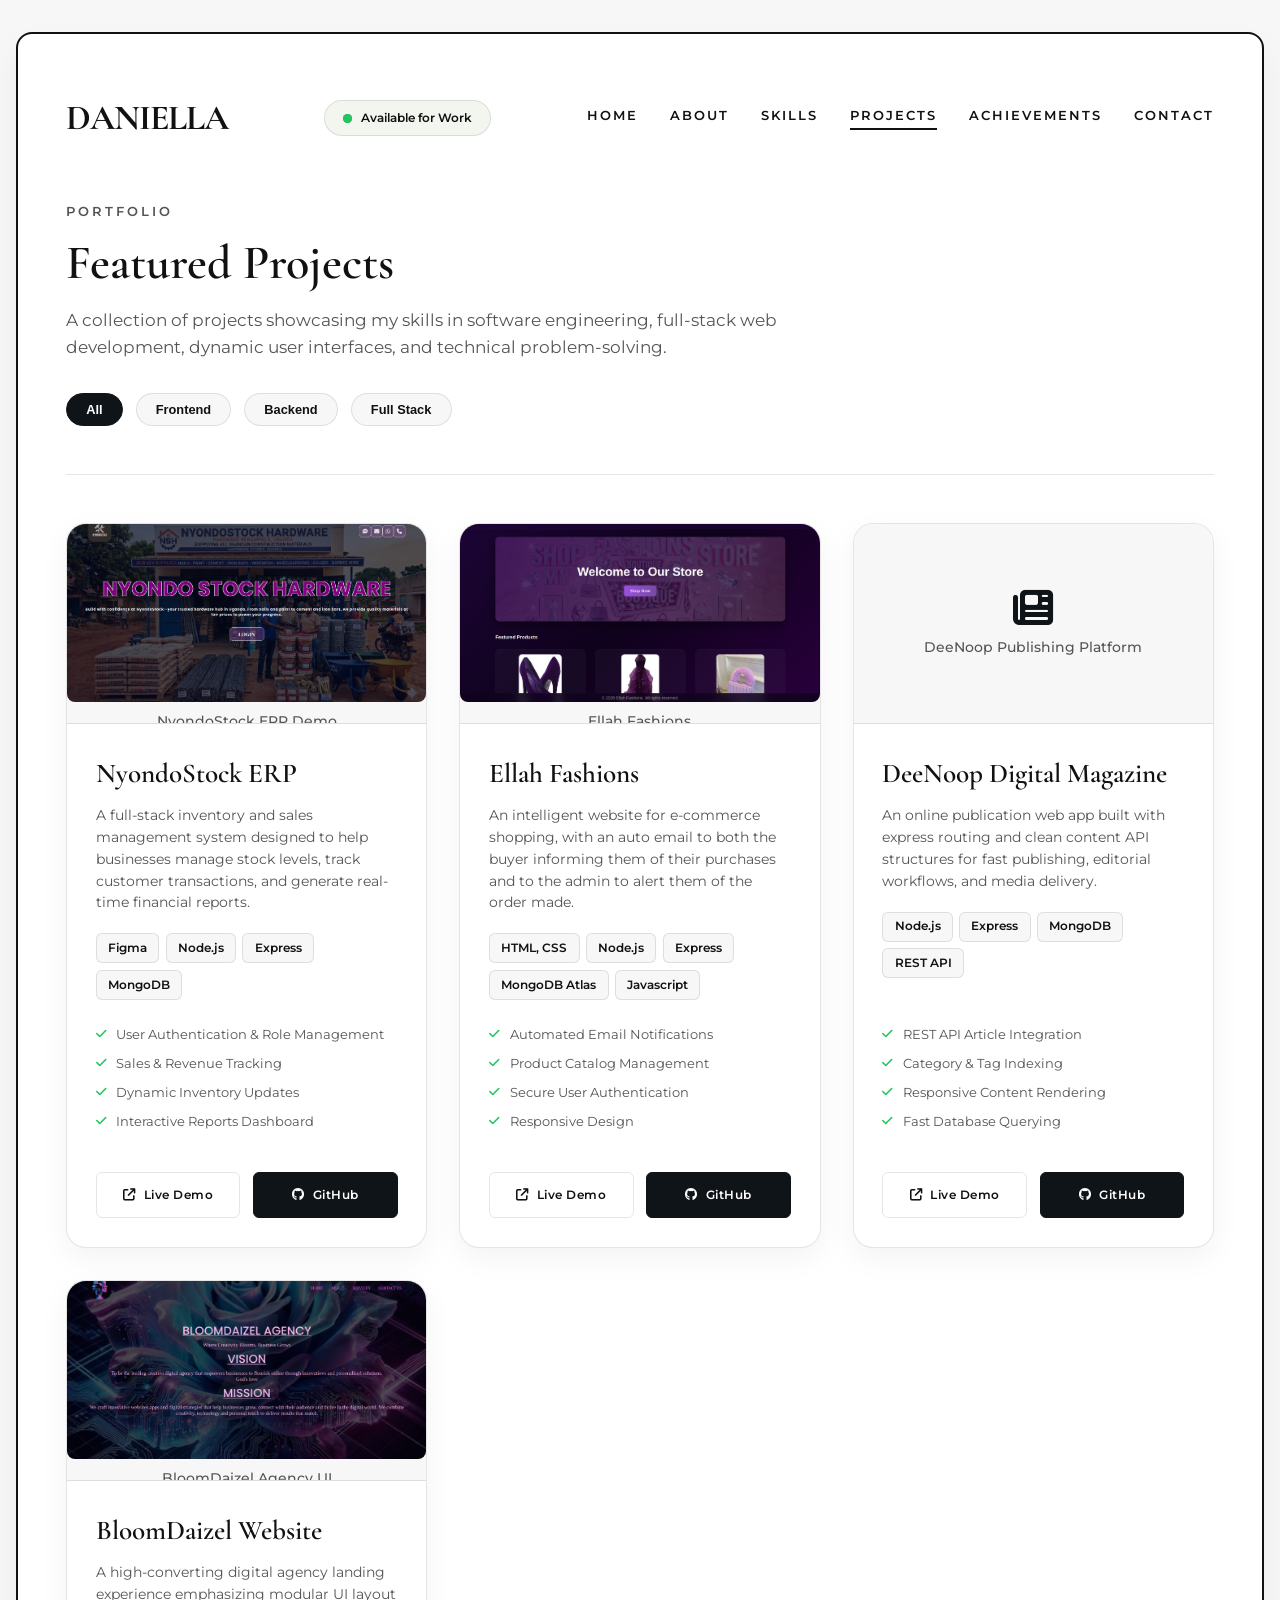
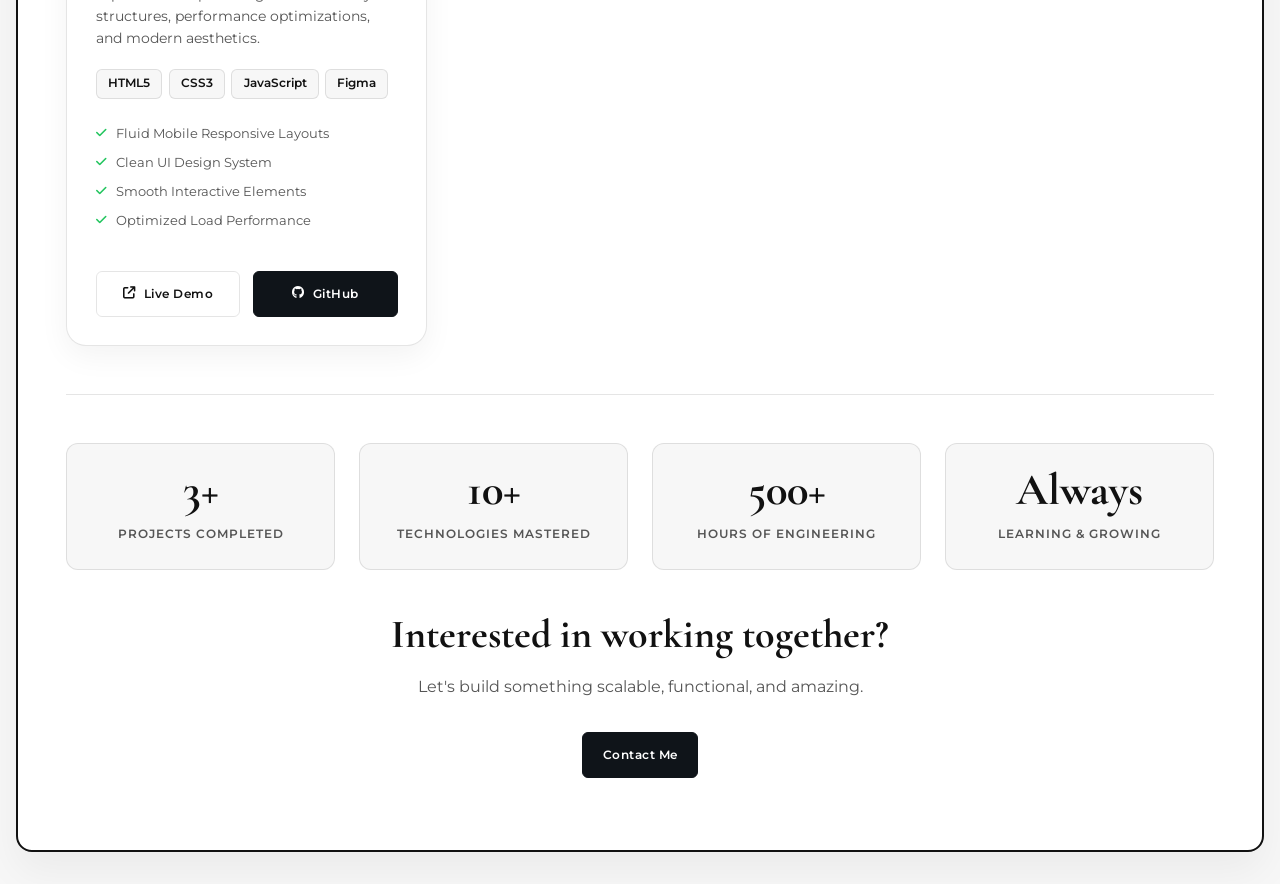
<file: projects.html>
<!DOCTYPE html>
<html lang="en">
<head>
  <meta charset="UTF-8" />
  <meta name="viewport" content="width=device-width, initial-scale=1.0" />
  <title>Projects & Case Studies — Nassuuna Pearl Daniella</title>

  <!-- Google Fonts -->
  <link rel="preconnect" href="https://fonts.googleapis.com">
  <link rel="preconnect" href="https://fonts.gstatic.com" crossorigin>
  <link href="https://fonts.googleapis.com/css2?family=Cormorant+Garamond:wght@500;600;700&family=Montserrat:wght@300;400;500;600;700&display=swap" rel="stylesheet">

  <!-- Font Awesome Icons -->
  <link rel="stylesheet" href="https://cdnjs.cloudflare.com/ajax/libs/font-awesome/6.5.1/css/all.min.css" />

  <link rel="stylesheet" href="projects.css" />
<link rel="stylesheet" href="mobile.css" />

</head>
<body>

  <div class="viewport-card">
    
    <!-- Header Navigation -->
    <header>
      <a href="index.html" class="brand-logo" target="_blank">DANIELLA</a>
      
      <div class="status-pill">
        <span class="status-dot"></span>
        <span class="status-text">Available for Work</span>
      </div>

      <nav>
        <a href="index.html" target="_blank">HOME</a>
        <a href="about.html" target="_blank">ABOUT</a>
        <a href="skills.html" target="_blank">SKILLS</a>
        <a href="projects.html" class="active" target="_blank">PROJECTS</a>
        <a href="achievements.html" target="_blank">ACHIEVEMENTS</a>
        <a href="contact.html" target="_blank">CONTACT</a>
      </nav>
    </header>

    <!-- Page Header Section -->
    <section class="hero-section">
      <span class="section-tag">PORTFOLIO</span>
      <h1 class="main-title">Featured Projects</h1>
      <p class="hero-intro">
        A collection of projects showcasing my skills in software engineering, full-stack web development, dynamic user interfaces, and technical problem-solving.
      </p>
    </section>

    <!-- Project Filter Buttons -->
    <div class="filter-container">
      <button class="filter-btn active" data-filter="all">All</button>
      <button class="filter-btn" data-filter="frontend">Frontend</button>
      <button class="filter-btn" data-filter="backend">Backend</button>
      <button class="filter-btn" data-filter="fullstack">Full Stack</button>
    </div>

    <hr class="divider" />

    <!-- Projects Grid Section -->
    <section class="projects-section">
      <div class="projects-grid">

        <!-- Project 1: NyondoStock ERP -->
        <article class="project-card" data-category="fullstack">
          <div class="card-image-wrapper">
            <div class="image-placeholder">
              <img src="./LandingPage.png" alt="NyondoStock ERP Demo" style="width: 100%; height: 100%; object-fit: cover; border-radius: 8px;" target="_blank" />
              <span>NyondoStock ERP Demo</span>
            </div>
          </div>
          <div class="card-content">
            <h2 class="project-title">NyondoStock ERP</h2>
            <p class="project-desc">
              A full-stack inventory and sales management system designed to help businesses manage stock levels, track customer transactions, and generate real-time financial reports.
            </p>

            <div class="tech-stack-container">
              <span class="tech-badge">Figma</span>
              <span class="tech-badge">Node.js</span>
              <span class="tech-badge">Express</span>
              <span class="tech-badge">MongoDB</span>
            </div>

            <ul class="features-list">
              <li><i class="fa-solid fa-check"></i> User Authentication & Role Management</li>
              <li><i class="fa-solid fa-check"></i> Sales & Revenue Tracking</li>
              <li><i class="fa-solid fa-check"></i> Dynamic Inventory Updates</li>
              <li><i class="fa-solid fa-check"></i> Interactive Reports Dashboard</li>
            </ul>

            <div class="card-buttons">
              <a href="https://deployednyondo.onrender.com" class="btn btn-outline" target="_blank"><i class="fa-solid fa-arrow-up-right-from-square"></i> Live Demo</a>
              <a href="https://github.com/Daniella-Pearl/NyondoStockFinalProject-Presented-" class="btn btn-solid" target="_blank"><i class="fa-brands fa-github"></i> GitHub</a>
            </div>
          </div>
        </article>

        <!-- Project 2: Async Ledger ERP -->
        <article class="project-card" data-category="fullstack">
          <div class="card-image-wrapper">
            <div class="image-placeholder">
              <img src="./ellahFashions.png" alt="Ellah Fashions Demo" style="width: 100%; height: 100%; object-fit: cover; border-radius: 8px;" target="_blank" />
              <span>Ellah Fashions</span>
            </div>
          </div>
          <div class="card-content">
            <h2 class="project-title">Ellah Fashions</h2>
            <p class="project-desc">
              An intelligent website for e-commerce shopping, with an auto email to both the buyer informing them of their purchases and to the admin to alert them of the order made.
                       </p>

            <div class="tech-stack-container">
              <span class="tech-badge">HTML, CSS</span>
              <span class="tech-badge">Node.js</span>
              <span class="tech-badge">Express</span>
              <span class="tech-badge">MongoDB Atlas</span>
              <span class="tech-badge">Javascript</span>
            </div>

            <ul class="features-list">
              <li><i class="fa-solid fa-check"></i> Automated Email Notifications</li>
              <li><i class="fa-solid fa-check"></i> Product Catalog Management</li>
              <li><i class="fa-solid fa-check"></i> Secure User Authentication</li>
              <li><i class="fa-solid fa-check"></i> Responsive Design</li>
            </ul>

            <div class="card-buttons">
              <a href="https://e-commerce-app-b4l4.onrender.com/" class="btn btn-outline" target="_blank"><i class="fa-solid fa-arrow-up-right-from-square"></i> Live Demo</a>
              <a href="https://github.com/Daniella-Pearl/E-Commerce-App" class="btn btn-solid" target="_blank"><i class="fa-brands fa-github"></i> GitHub</a>
            </div>
          </div>
        </article>

        <!-- Project 3: DeeNoop Digital Magazine -->
        <article class="project-card" data-category="backend">
          <div class="card-image-wrapper">
            <div class="image-placeholder">
              <i class="fa-solid fa-newspaper project-icon"></i>
              <span>DeeNoop Publishing Platform</span>
            </div>
          </div>
          <div class="card-content">
            <h2 class="project-title">DeeNoop Digital Magazine</h2>
            <p class="project-desc">
              An online publication web app built with express routing and clean content API structures for fast publishing, editorial workflows, and media delivery.
            </p>

            <div class="tech-stack-container">
              <span class="tech-badge">Node.js</span>
              <span class="tech-badge">Express</span>
              <span class="tech-badge">MongoDB</span>
              <span class="tech-badge">REST API</span>
            </div>

            <ul class="features-list">
              <li><i class="fa-solid fa-check"></i> REST API Article Integration</li>
              <li><i class="fa-solid fa-check"></i> Category & Tag Indexing</li>
              <li><i class="fa-solid fa-check"></i> Responsive Content Rendering</li>
              <li><i class="fa-solid fa-check"></i> Fast Database Querying</li>
            </ul>

            <div class="card-buttons">
              <a href="#" class="btn btn-outline" target="_blank"><i class="fa-solid fa-arrow-up-right-from-square"></i> Live Demo</a>
              <a href="#" class="btn btn-solid" target="_blank"><i class="fa-brands fa-github"></i> GitHub</a>
            </div>
          </div>
        </article>

        <!-- Project 4: BloomDaizel Website -->
        <article class="project-card" data-category="frontend">
          <div class="card-image-wrapper">
            <div class="image-placeholder">
              <img src="./daizel.png" alt="BloomDaizel Agency UI" style="width: 100%; height: 100%; object-fit: cover; border-radius: 8px;" target="_blank" />
              <span>BloomDaizel Agency UI</span>
            </div>
          </div>
          <div class="card-content">
            <h2 class="project-title">BloomDaizel Website</h2>
            <p class="project-desc">
              A high-converting digital agency landing experience emphasizing modular UI layout structures, performance optimizations, and modern aesthetics.
            </p>

            <div class="tech-stack-container">
              <span class="tech-badge">HTML5</span>
              <span class="tech-badge">CSS3</span>
              <span class="tech-badge">JavaScript</span>
              <span class="tech-badge">Figma</span>
            </div>

            <ul class="features-list">
              <li><i class="fa-solid fa-check"></i> Fluid Mobile Responsive Layouts</li>
              <li><i class="fa-solid fa-check"></i> Clean UI Design System</li>
              <li><i class="fa-solid fa-check"></i> Smooth Interactive Elements</li>
              <li><i class="fa-solid fa-check"></i> Optimized Load Performance</li>
            </ul>

            <div class="card-buttons">
              <a href="https://daniella-pearl.github.io/BloomDaizel-Company/" class="btn btn-outline" target="_blank"><i class="fa-solid fa-arrow-up-right-from-square"></i> Live Demo</a>
              <a href="https://github.com/Daniella-Pearl/BloomDaizel-Company" class="btn btn-solid" target="_blank"><i class="fa-brands fa-github"></i> GitHub</a>
            </div>
          </div>
        </article>

      </div>
    </section>

    <hr class="divider" />

    <!-- Developer Statistics Section -->
    <section class="stats-section">
      <div class="stats-grid">
        <div class="stat-box">
          <span class="stat-number">3+</span>
          <span class="stat-label">Projects Completed</span>
        </div>
        <div class="stat-box">
          <span class="stat-number">10+</span>
          <span class="stat-label">Technologies Mastered</span>
        </div>
        <div class="stat-box">
          <span class="stat-number">500+</span>
          <span class="stat-label">Hours of Engineering</span>
        </div>
        <div class="stat-box">
          <span class="stat-number">Always</span>
          <span class="stat-label">Learning & Growing</span>
        </div>
      </div>
    </section>

    <!-- Call To Action -->
    <section class="cta-section" id="contact">
      <h2>Interested in working together?</h2>
      <p>Let's build something scalable, functional, and amazing.</p>
      <a href="contact.html" class="btn btn-solid cta-btn" target="_blank">Contact Me</a>
    </section>

  </div>

  <!-- Interactive JavaScript for Category Filtering -->
  <script>
    document.addEventListener('DOMContentLoaded', () => {
      const filterBtns = document.querySelectorAll('.filter-btn');
      const projectCards = document.querySelectorAll('.project-card');

      filterBtns.forEach(btn => {
        btn.addEventListener('click', () => {
          filterBtns.forEach(b => b.classList.remove('active'));
          btn.classList.add('active');

          const filter = btn.getAttribute('data-filter');

          projectCards.forEach(card => {
            if (filter === 'all' || card.getAttribute('data-category') === filter) {
              card.style.display = 'flex';
            } else {
              card.style.display = 'none';
            }
          });
        });
      });
    });
  </script>
</body>
</html>
</file>
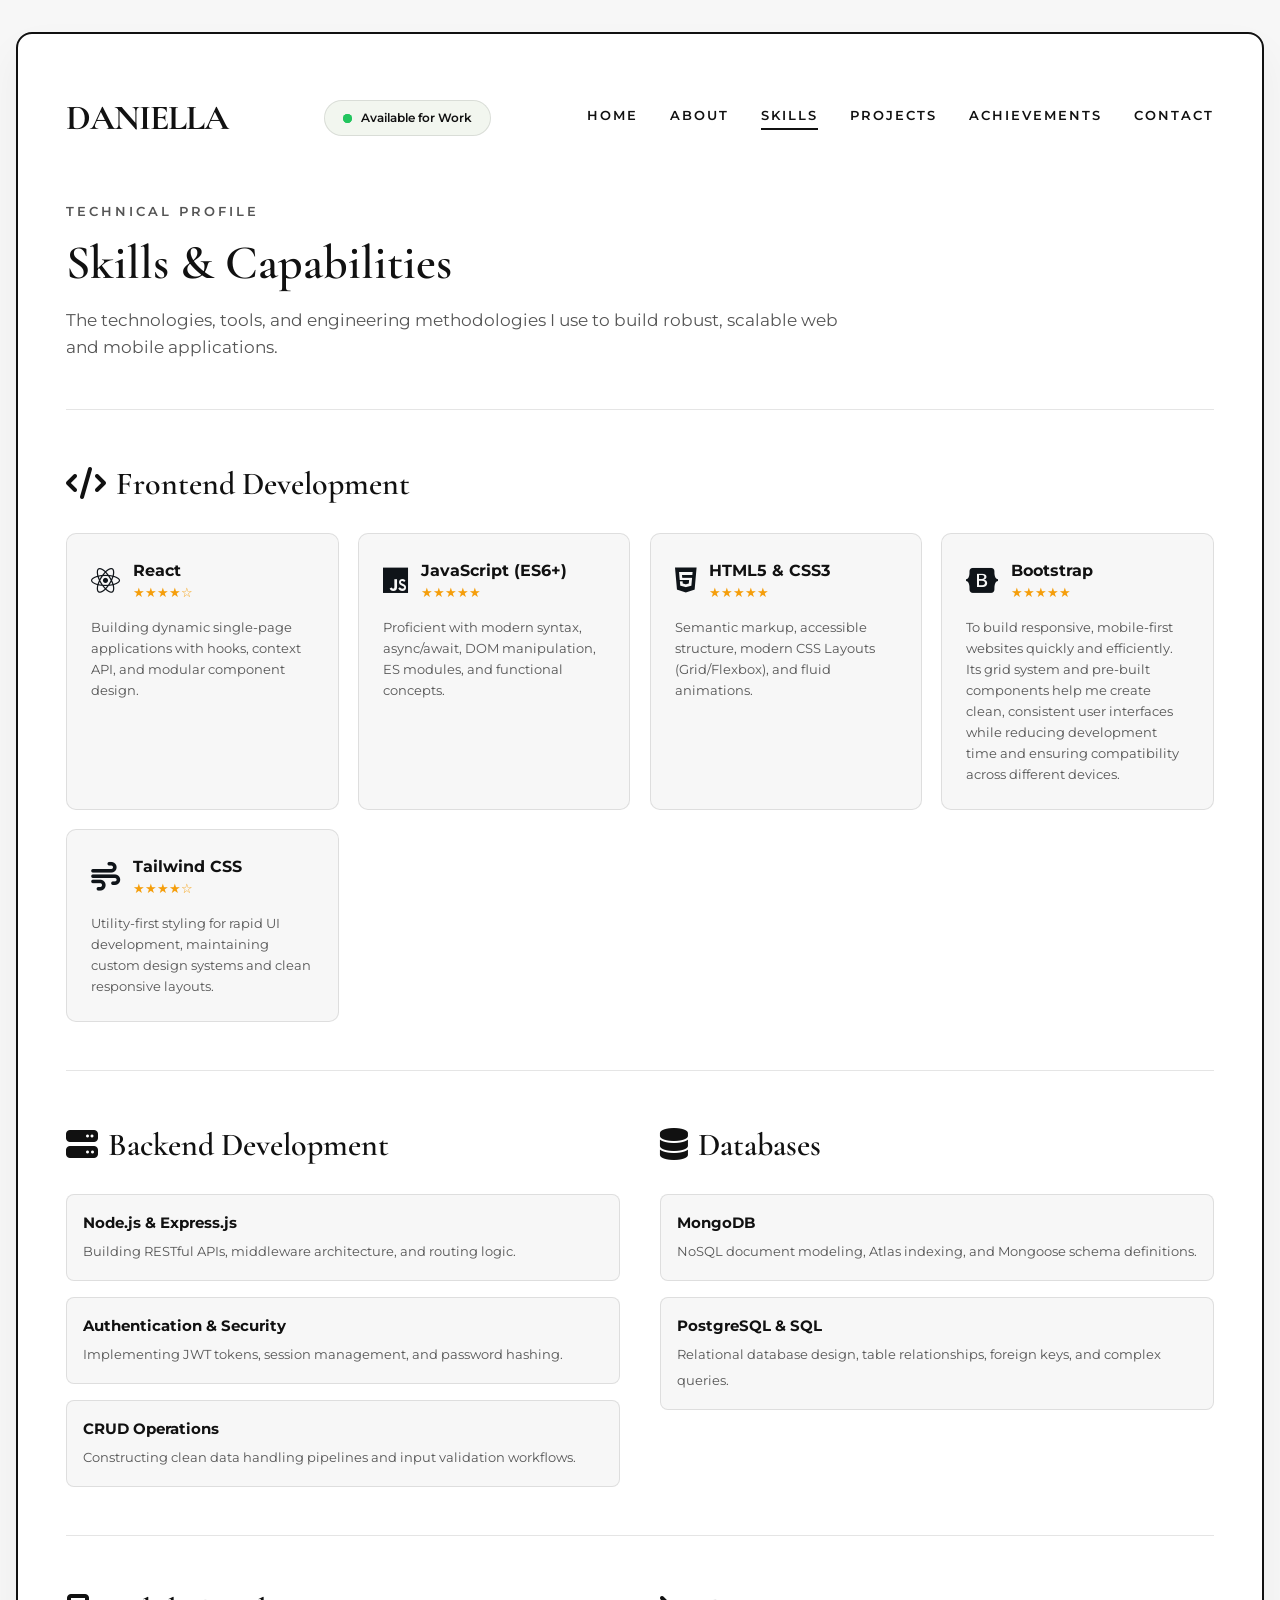
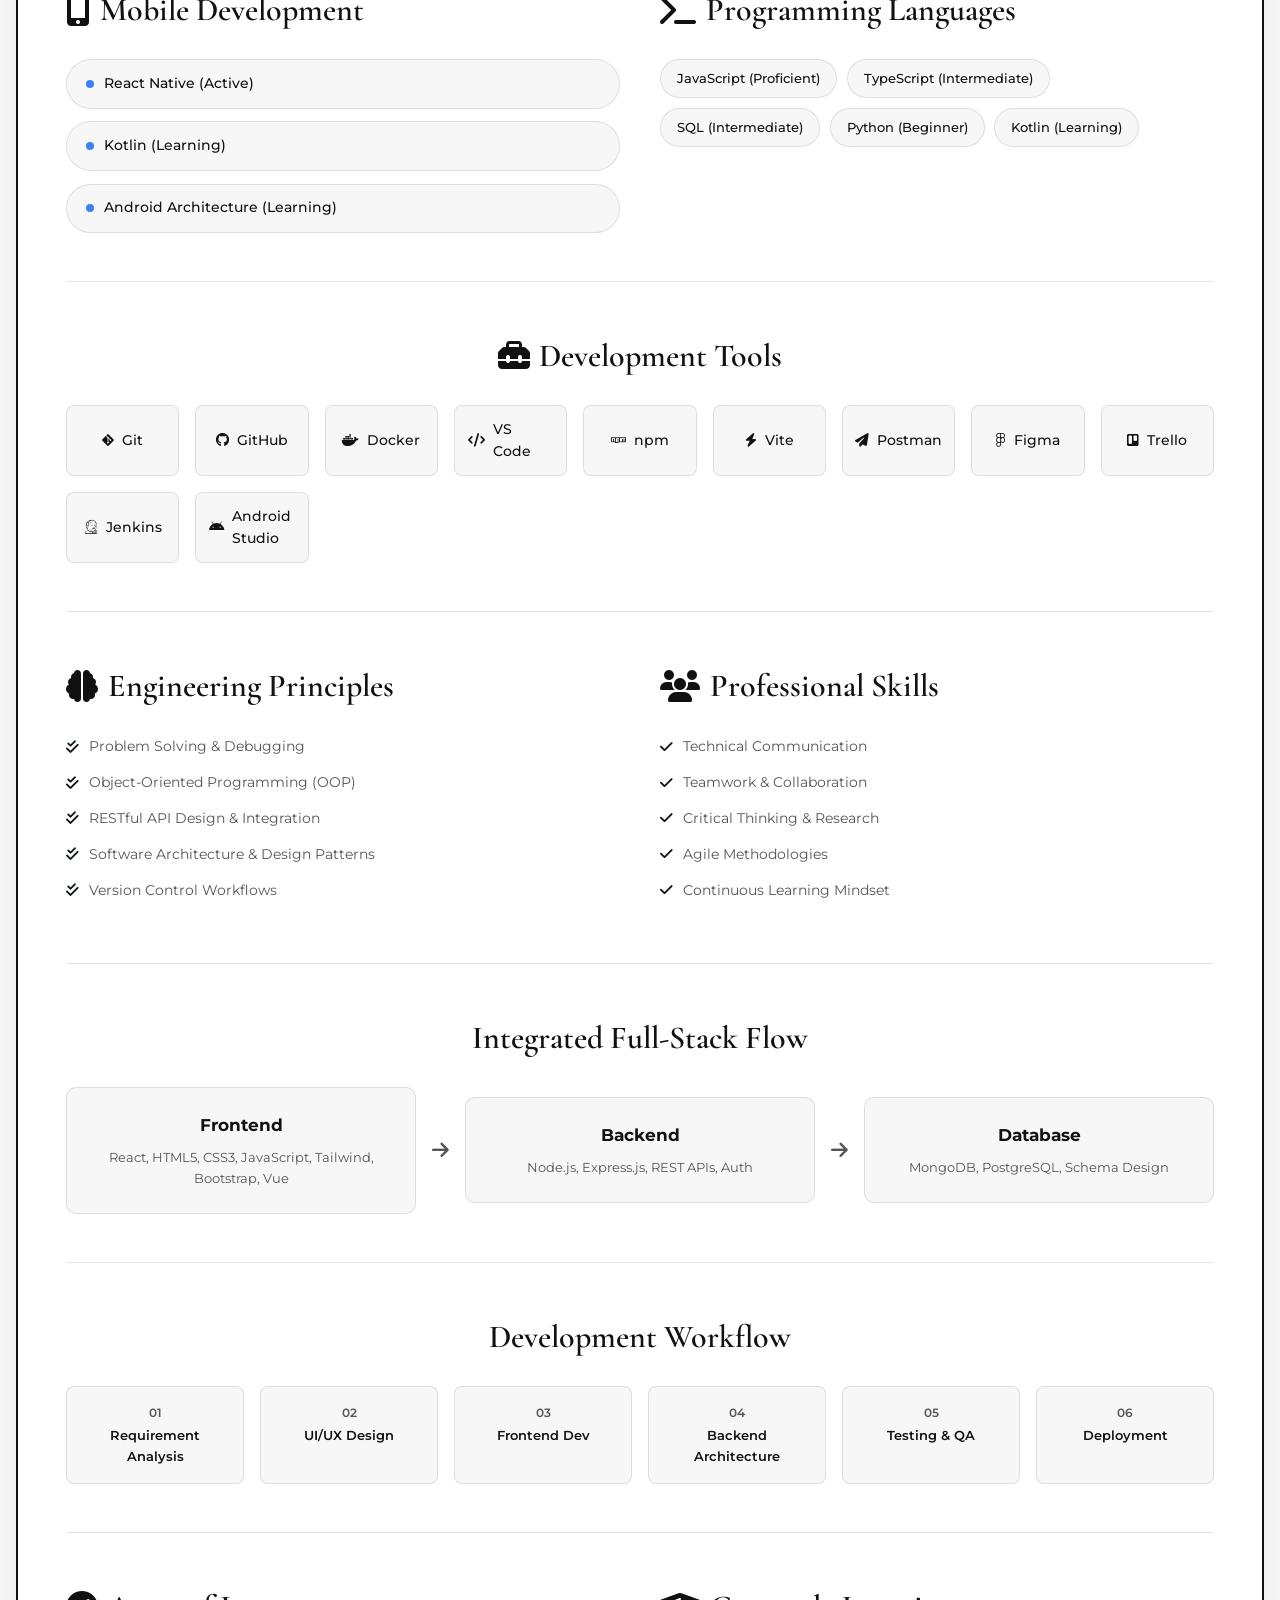
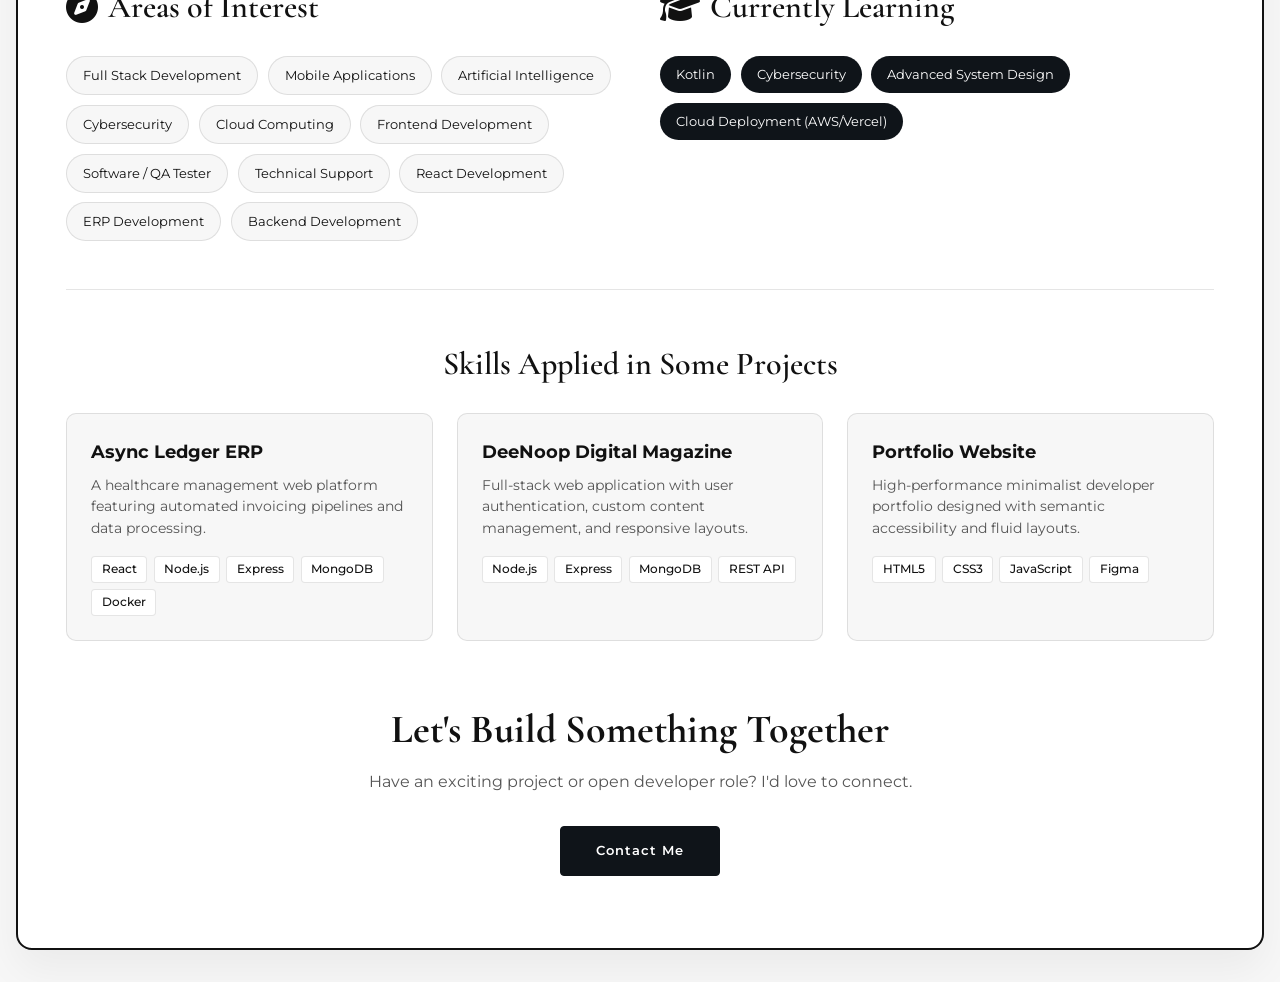
<file: skills.html>
<!DOCTYPE html>
<html lang="en">
<head>
  <meta charset="UTF-8" />
  <meta name="viewport" content="width=device-width, initial-scale=1.0" />
  <title>Skills & Tech Profile — Nassuuna Pearl Daniella</title>

  <!-- Google Fonts -->
  <link rel="preconnect" href="https://fonts.googleapis.com">
  <link rel="preconnect" href="https://fonts.gstatic.com" crossorigin>
  <link href="https://fonts.googleapis.com/css2?family=Cormorant+Garamond:wght@500;600;700&family=Montserrat:wght@300;400;500;600&display=swap" rel="stylesheet">

  <!-- Font Awesome Icons -->
  <link rel="stylesheet" href="https://cdnjs.cloudflare.com/ajax/libs/font-awesome/6.5.1/css/all.min.css" />

  <link rel="stylesheet" href="skills.css" />
<link rel="stylesheet" href="mobile.css" />

</head>
<body>

  <div class="viewport-card">
    
    <!-- Header Navigation -->
    <header>
      <a href="index.html" class="brand-logo" target="_blank">DANIELLA</a>
      
      <div class="status-pill">
        <span class="status-dot"></span>
        <span class="status-text">Available for Work</span>
      </div>

      <nav>
        <a href="index.html" target="_blank">HOME</a>
        <a href="about.html" target="_blank">ABOUT</a>
        <a href="skills.html" class="active" target="_blank">SKILLS</a>
        <a href="projects.html" target="_blank">PROJECTS</a>
        <a href="achievements.html" target="_blank">ACHIEVEMENTS</a>
        <a href="contact.html" target="_blank">CONTACT</a>
      </nav>
    </header>

    <!-- 1. Page Header -->
    <section class="hero-section">
      <span class="section-tag">TECHNICAL PROFILE</span>
      <h1 class="main-title">Skills & Capabilities</h1>
      <p class="hero-intro">
        The technologies, tools, and engineering methodologies I use to build robust, scalable web and mobile applications.
      </p>
    </section>

    <hr class="divider" />

    <!-- 2. Frontend Development -->
    <section class="section-block">
      <h2 class="section-heading"><i class="fa-solid fa-code"></i> Frontend Development</h2>
      <div class="skill-cards-grid">
        <div class="tech-card">
          <div class="tech-card-header">
            <i class="fa-brands fa-react tech-icon"></i>
            <div>
              <h3>React</h3>
              <div class="stars">★★★★☆</div>
            </div>
          </div>
          <p>Building dynamic single-page applications with hooks, context API, and modular component design.</p>
        </div>

        <div class="tech-card">
          <div class="tech-card-header">
            <i class="fa-brands fa-js tech-icon"></i>
            <div>
              <h3>JavaScript (ES6+)</h3>
              <div class="stars">★★★★★</div>
            </div>
          </div>
          <p>Proficient with modern syntax, async/await, DOM manipulation, ES modules, and functional concepts.</p>
        </div>

        <div class="tech-card">
          <div class="tech-card-header">
            <i class="fa-brands fa-html5 tech-icon"></i>
            <div>
              <h3>HTML5 & CSS3</h3>
              <div class="stars">★★★★★</div>
            </div>
          </div>
          <p>Semantic markup, accessible structure, modern CSS Layouts (Grid/Flexbox), and fluid animations.</p>
        </div>

        <div class="tech-card">
          <div class="tech-card-header">
            <i class="fa-brands fa-bootstrap tech-icon"></i>
            <div>
              <h3>Bootstrap</h3>
              <div class="stars">★★★★★</div>
            </div>
          </div>
          <p>To build responsive, mobile-first websites quickly and efficiently. Its grid system and pre-built components help me create clean, consistent user interfaces while reducing development time and ensuring compatibility across different devices.</p>
         </div>

        <div class="tech-card">
          <div class="tech-card-header">
            <i class="fa-solid fa-wind tech-icon"></i>
            <div>
              <h3>Tailwind CSS</h3>
              <div class="stars">★★★★☆</div>
            </div>
          </div>
          <p>Utility-first styling for rapid UI development, maintaining custom design systems and clean responsive layouts.</p>
        </div>
      </div>
    </section>

    <hr class="divider" />

    <!-- 3 & 4. Backend & Database -->
    <section class="section-block grid-2-col">
      <div>
        <h2 class="section-heading"><i class="fa-solid fa-server"></i> Backend Development</h2>
        <div class="badge-list">
          <div class="badge-item">
            <strong>Node.js & Express.js</strong>
            <span>Building RESTful APIs, middleware architecture, and routing logic.</span>
          </div>
          <div class="badge-item">
            <strong>Authentication & Security</strong>
            <span>Implementing JWT tokens, session management, and password hashing.</span>
          </div>
          <div class="badge-item">
            <strong>CRUD Operations</strong>
            <span>Constructing clean data handling pipelines and input validation workflows.</span>
          </div>
        </div>
      </div>

      <div>
        <h2 class="section-heading"><i class="fa-solid fa-database"></i> Databases</h2>
        <div class="badge-list">
          <div class="badge-item">
            <strong>MongoDB</strong>
            <span>NoSQL document modeling, Atlas indexing, and Mongoose schema definitions.</span>
          </div>
          <div class="badge-item">
            <strong>PostgreSQL & SQL</strong>
            <span>Relational database design, table relationships, foreign keys, and complex queries.</span>
          </div>
        </div>
      </div>
    </section>

    <hr class="divider" />

    <!-- 5 & 6. Mobile & Languages -->
    <section class="section-block grid-2-col">
      <div>
        <h2 class="section-heading"><i class="fa-solid fa-mobile-screen-button"></i> Mobile Development</h2>
        <div class="learning-container">
          <div class="learning-pill"><span class="status-indicator"></span> React Native (Active)</div>
          <div class="learning-pill"><span class="status-indicator"></span> Kotlin (Learning)</div>
          <div class="learning-pill"><span class="status-indicator"></span> Android Architecture (Learning)</div>
        </div>
      </div>

      <div>
        <h2 class="section-heading"><i class="fa-solid fa-terminal"></i> Programming Languages</h2>
        <div class="tags-group">
          <span class="tag">JavaScript (Proficient)</span>
          <span class="tag">TypeScript (Intermediate)</span>
          <span class="tag">SQL (Intermediate)</span>
          <span class="tag">Python (Beginner)</span>
          <span class="tag">Kotlin (Learning)</span>
        </div>
      </div>
    </section>

    <hr class="divider" />

    <!-- 7. Tools & Environment -->
    <section class="section-block">
      <h2 class="section-heading centered"><i class="fa-solid fa-toolbox"></i> Development Tools</h2>
      <div class="tools-grid">
        <div class="tool-chip"><i class="fa-brands fa-git-alt"></i> Git</div>
        <div class="tool-chip"><i class="fa-brands fa-github"></i> GitHub</div>
        <div class="tool-chip"><i class="fa-brands fa-docker"></i> Docker</div>
        <div class="tool-chip"><i class="fa-solid fa-code"></i> VS Code</div>
        <div class="tool-chip"><i class="fa-brands fa-npm"></i> npm</div>
        <div class="tool-chip"><i class="fa-solid fa-bolt"></i> Vite</div>
        <div class="tool-chip"><i class="fa-solid fa-paper-plane"></i> Postman</div>
        <div class="tool-chip"><i class="fa-brands fa-figma"></i> Figma</div>
        <div class="tool-chip"><i class="fa-brands fa-trello"></i> Trello</div>
        <div class="tool-chip"><i class="fa-brands fa-jenkins"></i> Jenkins</div>
        <div class="tool-chip"><i class="fa-brands fa-android"></i> Android Studio</div>
      </div>
    </section>

    <hr class="divider" />

    <!-- 8 & 9. Software Engineering & Professional Skills -->
    <section class="section-block grid-2-col">
      <div>
        <h2 class="section-heading"><i class="fa-solid fa-brain"></i> Engineering Principles</h2>
        <ul class="checklist">
          <li><i class="fa-solid fa-check-double"></i> Problem Solving & Debugging</li>
          <li><i class="fa-solid fa-check-double"></i> Object-Oriented Programming (OOP)</li>
          <li><i class="fa-solid fa-check-double"></i> RESTful API Design & Integration</li>
          <li><i class="fa-solid fa-check-double"></i> Software Architecture & Design Patterns</li>
          <li><i class="fa-solid fa-check-double"></i> Version Control Workflows</li>
        </ul>
      </div>

      <div>
        <h2 class="section-heading"><i class="fa-solid fa-users"></i> Professional Skills</h2>
        <ul class="checklist">
          <li><i class="fa-solid fa-check"></i> Technical Communication</li>
          <li><i class="fa-solid fa-check"></i> Teamwork & Collaboration</li>
          <li><i class="fa-solid fa-check"></i> Critical Thinking & Research</li>
          <li><i class="fa-solid fa-check"></i> Agile Methodologies</li>
          <li><i class="fa-solid fa-check"></i> Continuous Learning Mindset</li>
        </ul>
      </div>
    </section>

    <hr class="divider" />

    <!-- 10. Tech Stack Alignment -->
    <section class="section-block">
      <h2 class="section-heading centered">Integrated Full-Stack Flow</h2>
      <div class="workflow-stack">
        <div class="stack-box">
          <h4>Frontend</h4>
          <p>React, HTML5, CSS3, JavaScript, Tailwind, Bootstrap, Vue</p>
        </div>
        <div class="stack-arrow"><i class="fa-solid fa-arrow-right"></i></div>
        <div class="stack-box">
          <h4>Backend</h4>
          <p>Node.js, Express.js, REST APIs, Auth</p>
        </div>
        <div class="stack-arrow"><i class="fa-solid fa-arrow-right"></i></div>
        <div class="stack-box">
          <h4>Database</h4>
          <p>MongoDB, PostgreSQL, Schema Design</p>
        </div>
      </div>
    </section>

    <hr class="divider" />

    <!-- 11. My Development Workflow -->
    <section class="section-block">
      <h2 class="section-heading centered">Development Workflow</h2>
      <div class="workflow-steps">
        <div class="step"><span>01</span> Requirement Analysis</div>
        <div class="step"><span>02</span> UI/UX Design</div>
        <div class="step"><span>03</span> Frontend Dev</div>
        <div class="step"><span>04</span> Backend Architecture</div>
        <div class="step"><span>05</span> Testing & QA</div>
        <div class="step"><span>06</span> Deployment</div>
      </div>
    </section>

    <hr class="divider" />

    <!-- 12 & 13. Focus & Currently Learning -->
    <section class="section-block grid-2-col">
      <div>
        <h2 class="section-heading"><i class="fa-solid fa-compass"></i> Areas of Interest</h2>
        <div class="pill-group">
          <span class="pill-simple">Full Stack Development</span>
          <span class="pill-simple">Mobile Applications</span>
          <span class="pill-simple">Artificial Intelligence</span>
          <span class="pill-simple">Cybersecurity</span>
          <span class="pill-simple">Cloud Computing</span>
          <span class="pill-simple">Frontend Development</span>
          <span class="pill-simple">Software / QA Tester</span>
          <span class="pill-simple">Technical Support</span>
          <span class="pill-simple">React Development</span>
          <span class="pill-simple">ERP Development</span>
          <span class="pill-simple">Backend Development</span>
        </div>
      </div>

      <div>
        <h2 class="section-heading"><i class="fa-solid fa-graduation-cap"></i> Currently Learning</h2>
        <div class="pill-group">
          <span class="pill-highlight">Kotlin</span>
          <span class="pill-highlight">Cybersecurity</span>
          <span class="pill-highlight">Advanced System Design</span>
          <span class="pill-highlight">Cloud Deployment (AWS/Vercel)</span>
        </div>
      </div>
    </section>

    <hr class="divider" />

    <!-- 15. Featured Projects & Applied Skills -->
    <section class="section-block" id="projects">
      <h2 class="section-heading centered">Skills Applied in Some Projects</h2>
      <div class="projects-applied-grid">
        <div class="applied-card">
          <h3>Async Ledger ERP</h3>
          <p class="applied-desc">A healthcare management web platform featuring automated invoicing pipelines and data processing.</p>
          <div class="tech-tags">
            <span>React</span><span>Node.js</span><span>Express</span><span>MongoDB</span><span>Docker</span>
          </div>
        </div>

        <div class="applied-card">
          <h3>DeeNoop Digital Magazine</h3>
          <p class="applied-desc">Full-stack web application with user authentication, custom content management, and responsive layouts.</p>
          <div class="tech-tags">
            <span>Node.js</span><span>Express</span><span>MongoDB</span><span>REST API</span>
          </div>
        </div>

        <div class="applied-card">
          <h3>Portfolio Website</h3>
          <p class="applied-desc">High-performance minimalist developer portfolio designed with semantic accessibility and fluid layouts.</p>
          <div class="tech-tags">
            <span>HTML5</span><span>CSS3</span><span>JavaScript</span><span>Figma</span>
          </div>
        </div>
      </div>
    </section>

    <!-- Call To Action -->
    <section class="cta-section" id="contact">
      <h2>Let's Build Something Together</h2>
      <p>Have an exciting project or open developer role? I'd love to connect.</p>
      <a href="./contacts.html" class="btn btn-solid" target="_blank">Contact Me</a>
    </section>

  </div>

</body>
</html>
</file>
<file: styles.css>
:root {
      --bg-color: #f7f7f7;
      --card-bg: #FAFAFA  ;
      --text-main: #111111;
      --text-muted: #555555;
      --accent-dark: #0f1419;
      --border-color: #111111;
    }

    * {
      margin: 0;
      padding: 0;
      box-sizing: border-box;
    }

    body {
      font-family: 'Montserrat', sans-serif;
      background-color: var(--bg-color);
      color: var(--text-main);
      max-height: 100vh;
      display: flex;
      justify-content: center;
      align-items: center;
      padding: 2.4rem;
    }

    /* Main Container Card */
    .viewport-card {
      background-color: var(--card-bg);
      width: 100%;
      height: 100vh;
      max-height: 1000vh;
      border-radius: 16px;
      box-shadow: 0 20px 40px rgba(0, 0, 0, 0.06);
      padding: 4rem 2rem 4rem 1rem;
      display: flex;
      flex-direction: column;
      margin-bottom: 30px;
      margin-top: 50px;
      border: 2px solid black;
    }

    /* Navigation Header */
    header {
      display: flex;
      justify-content: space-between;
      align-items: center;
      margin-bottom: 4rem;
    }

    .brand-logo {
      font-family: 'Cormorant Garamond', serif;
      font-size: 2.2rem;
      font-weight: 600;
      letter-spacing: -1px;
      color: var(--text-main);
      text-decoration: none;
    }

    nav {
      display: flex;
      gap: 2.5rem;
    }

    nav a {
      font-size: 0.8rem;
      font-weight: 500;
      letter-spacing: 2px;
      text-transform: uppercase;
      color: var(--text-main);
      text-decoration: none;
      position: relative;
      padding-bottom: 4px;
    }

    nav a.active::after {
      content: '';
      position: absolute;
      bottom: 0;
      left: 0;
      width: 100%;
      height: 1px;
      background-color: var(--text-main);
    }

    /* Hero Section Grid */
    .hero-grid {
      display: grid;
      grid-template-columns: 0.9fr 1.1fr;
      gap: 4rem;
      align-items: center;
      margin-left: 20px;
    }

    /* Left Side: Portrait Container with Offset Background */
    .portrait-frame {
      position: relative;
      width: 100%;
      max-width: 100vw;
      height:700px;
      max-height: 100vh;
      margin: 10px;
    }

    /* Solid dark offset shadow block behind image */
    .portrait-frame::before {
      content: '';
      position: absolute;
      top: 20px;
      left: 15px;
      width: 100%;
      height: 100%;
      background-color: var(--accent-dark);
      z-index: 1;
      border-radius: 10px;
    }

    .portrait-img {
      position: relative;
      z-index: 2;
      width: 100%;
      height:700px;
      object-fit: cover;
      display: block;
      filter: grayscale(100%) contrast(1.05);
      border-radius: 10px;
      padding: 10px;
    }

    /* Right Side: Hero Content */
    .hero-details {
      display: flex;
      flex-direction: column;
      align-items: center;
      text-align: center;
    }

    .main-heading {
      font-family: 'Cormorant Garamond', serif;
      font-size: 3.8rem;
      font-weight: 500;
      letter-spacing: 6px;
      text-transform: uppercase;
      color: #1a1515;
      line-height: 1.1;
      margin-bottom: 1.2rem;
    }

    /* Styling for typing text and blinking cursor */
.sub-heading {
  display: inline-flex;
  align-items: center;
  justify-content: center;
  min-height: 1.6em; /* Prevents layout shifts while erasing */
}

.typing-cursor {
  display: inline-block;
  margin-left: 2px;
  font-weight: 300;
  color: var(--text-muted, #555555);
  animation: blink-cursor 0.7s infinite;
}

/* Blinking cursor animation */
@keyframes blink-cursor {
  0%, 100% { opacity: 1; }
  50% { opacity: 0; }
}

    .bio-line {
      font-size: 0.95rem;
      color: var(--text-main);
      font-weight: 400;
      margin-bottom: 0.6rem;
    }

    .achievement-line {
      font-size: 0.95rem;
      color: var(--text-main);
      font-weight: 400;
      margin-bottom: 1rem;
    }

    /* CTA Buttons */
    .button-group {
      display: flex;
      gap: 1.5rem;
    }

    .btn {
      min-width: 140px;
      padding: 0.85rem 1.8rem;
      font-size: 0.8rem;
      font-weight: 500;
      font-family: 'Montserrat', sans-serif;
      text-decoration: none;
      text-align: center;
      border-radius: 2px;
      transition: all 0.25s ease;
      cursor: pointer;
    }

    .btn-solid {
      background-color: var(--accent-dark);
      color: #ffffff;
      border: 1px solid var(--accent-dark);
    }

    .btn-solid:hover {
      background-color: #2c353e;
      border-color: #2c353e;
    }

    .btn-outline {
      background-color: transparent;
      color: var(--text-main);
      border: 1px solid var(--border-color);
    }

    .btn-outline:hover {
      background-color: var(--text-main);
      color: #ffffff;
    }

    .connect {
      display: flex;
      justify-content: center;
      gap: 1rem;
      margin-top: 2rem;
    }

    .connect i {
      font-size: 1.35rem;
      color: red;
      transition: color 0.2s ease, transform 0.2s ease;
    }

    .connect i:hover {
      color: #3d5a32;
      transform: translateY(-2px);
    }

    /* Social Links Container */
.social-links {
  display: flex;
  justify-content: center;
  align-items: center;
  gap: 1.5rem;
  margin-top: 1.8rem;
}

.social-links a {
  color: var(--text-main, #111111);
  font-size: 1.25rem;
  width: 42px;
  height: 42px;
  border-radius: 50%;
  border: 1px solid rgba(0, 0, 0, 0.15);
  display: flex;
  justify-content: center;
  align-items: center;
  text-decoration: none;
  transition: all 0.25s ease;
}

.social-links a:hover {
  background-color: var(--accent-dark, #0f1419);
  color: #ffffff;
  border-color: var(--accent-dark, #0f1419);
  transform: translateY(-3px);
}

/* Short Statistics Layout */
.stats-container {
  display: grid;
  grid-template-columns: repeat(4, 1fr);
  gap: 1.5rem;
  width: 100%;
  margin-top: 0.5rem;
  margin-bottom: 0.9rem;
  padding-top: 0.5rem;
  border-top: 1px solid rgba(0, 0, 0, 0.08);
}

.stat-card {
  display: flex;
  flex-direction: column;
  align-items: center;
  text-align: center;
  padding: 10px;
  background-color: rgba(247, 247, 247, 0.6);
  border: 1px solid rgba(0, 0, 0, 0.05);
  border-radius: 8px;
  transition: transform 0.25s ease, box-shadow 0.25s ease;
}

.stat-card:hover {
  transform: translateY(-4px);
  box-shadow: 0 10px 20px rgba(0, 0, 0, 0.04);
  background-color: #ffffff;
}

.stat-number {
  font-family: 'Cormorant Garamond', serif;
  font-size: 2.8rem;
  font-weight: 600;
  color: var(--accent-dark, #0f1419);
  line-height: 1;
  margin-bottom: 0.5rem;
}

.stat-label {
  font-family: 'Montserrat', sans-serif;
  font-size: 0.8rem;
  font-weight: 500;
  letter-spacing: 1.5px;
  text-transform: uppercase;
  color: var(--text-muted, #555555);
}

/* Tech Stack Pills Container */
.tech-stack {
  display: flex;
  flex-wrap: wrap;
  justify-content: center;
  gap: 0.6rem;
  max-width: 520px;
  margin: 1rem;
}

/* Individual Badge Styling */
.tech-badge {
  display: inline-flex;
  align-items: center;
  gap: 0.45rem;
  padding: 0.1rem 0.1rem;
  background-color: #f0f3ef;
  color: var(--text-main, #111111);
  border: 1px solid rgba(0, 0, 0, 0.08);
  border-radius: 50px;
  font-family: 'Montserrat', sans-serif;
  font-size: 0.78rem;
  font-weight: 500;
  letter-spacing: 0.5px;
  transition: all 0.25s ease;
  cursor: default;
}

/* Icon inside badge */
.tech-badge i {
  font-size: 0.85rem;
  color: var(--accent-dark, #0f1419);
  transition: color 0.25s ease;
}

/* Subtle Hover Animation */
.tech-badge:hover {
  background-color: var(--accent-dark, #0f1419);
  color: #ffffff;
  border-color: var(--accent-dark, #0f1419);
  transform: translateY(-2px);
  box-shadow: 0 4px 10px rgba(0, 0, 0, 0.08);
}

.tech-badge:hover i {
  color: #ffffff;
}

/* Container Variables & Layout Setup */
.status-pill {
  --dot-color: #22c55e; /* Default green */
  --dot-size: 10px;
  
  display: inline-flex;
  align-items: center;
  gap: 0.6rem;
  padding: 0.5rem 1.2rem;
  background-color: rgba(240, 245, 237, 0.85);
  border: 1px solid rgba(0, 0, 0, 0.08);
  border-radius: 50px;
  font-family: 'Montserrat', sans-serif;
  font-size: 0.82rem;
  font-weight: 600;
  color: #111111;
  backdrop-filter: blur(8px);
  box-shadow: 0 4px 12px rgba(0, 0, 0, 0.04);
}

/* Base Green Dot */
.status-dot {
  width: var(--dot-size);
  height: var(--dot-size);
  background-color: var(--dot-color);
  border-radius: 50%;
  position: relative;
  flex-shrink: 0;
  /* Hardware-accelerated pulse animation */
  animation: pulse-dot 2s cubic-bezier(0.4, 0, 0.6, 1) infinite;
}

/* Radar Ripple Effect */
.status-dot::after {
  content: '';
  position: absolute;
  top: 0;
  left: 0;
  width: 100%;
  height: 100%;
  background-color: var(--dot-color);
  border-radius: 50%;
  z-index: -1;
  /* GPU-accelerated wave animation */
  animation: radar-ripple 2s cubic-bezier(0, 0, 0.2, 1) infinite;
}

/* Performance-Optimized Keyframes (Only animating transform & opacity) */
@keyframes pulse-dot {
  0%, 100% {
    transform: scale(0.95);
  }
  50% {
    transform: scale(1.15);
  }
}

@keyframes radar-ripple {
  0% {
    transform: scale(1);
    opacity: 0.75;
  }
  100% {
    transform: scale(2.6);
    opacity: 0;
  }
}

/* Inactive / Busy State Modifier */
.status-pill.busy {
  --dot-color: #ef4444; /* Simply change variable to update dot + ripple */
}

.status-pill.busy .status-dot,
.status-pill.busy .status-dot::after {
  animation: none; /* Stops pulse when busy */
}









/* Mobile responsive tweak */
@media screen and (max-width: 768px) {
  .tech-stack {
    gap: 0.45rem;
    margin-bottom: 1.5rem;
  }

  .tech-badge {
    padding: 0.35rem 0.7rem;
    font-size: 0.72rem;
  }
}


/* Responsive Scaling for Tablets & Mobile */
@media screen and (max-width: 900px) {
  .stats-container {
    grid-template-columns: repeat(2, 1fr);
    gap: 1rem;
    margin-top: 2.5rem;
    padding-top: 1.5rem;
  }
}

@media screen and (max-width: 480px) {
  .stats-container {
    grid-template-columns: 1fr;
  }
  
  .stat-number {
    font-size: 2.2rem;
  }
  
  .stat-label {
    font-size: 0.75rem;
  }
}

    /* Mobile Responsiveness */
    @media (max-width: 868px) {
      .viewport-card {
        padding: 2rem;
      }

      header {
        margin-bottom: 2.5rem;
      }

      nav {
        gap: 1.2rem;
      }

      .hero-grid {
        grid-template-columns: 1fr;
        gap: 3rem;
      }

      .main-heading {
        font-size: 2.8rem;
        letter-spacing: 3px;
      }

      .sub-heading {
        letter-spacing: 3px;
      }

      .portrait-frame {
        max-width: 300px;
      }

      .portrait-img {
        height: 400px;
      }
    }

    /* ==========================================
   1. LAPTOPS & SMALL DESKTOPS (1025px - 1440px)
   ========================================== */
@media screen and (max-width: 1440px) {
  body {
    max-height: 100vh;
    min-height: 100vh;
    padding: 1.5rem;
  }

  .viewport-card {
    height: auto;
    min-height: calc(100vh - 3rem);
    max-height: none;
    padding: 2.5rem 3rem;
  }

  header {
    margin-bottom: 2.5rem;
  }

  .hero-grid {
    gap: 2.5rem;
    margin-left: 0;
  }

  .portrait-frame,
  .portrait-img {
    height: 480px;
  }

  .portrait-frame {
    max-width: 360px;
  }

  .main-heading {
    font-size: 3.2rem;
    letter-spacing: 4px;
  }
}

/* ==========================================
   2. TABLETS & SMALL LAPTOPS (769px - 1024px)
   ========================================== */
@media screen and (max-width: 1024px) {
  .viewport-card {
    padding: 2rem;
  }

  .hero-grid {
    grid-template-columns: 1fr;
    gap: 3rem;
  }

  .portrait-frame {
    max-width: 320px;
    height: 420px;
    margin: 0 auto;
  }

  .portrait-img {
    height: 420px;
  }

  .main-heading {
    font-size: 2.8rem;
    letter-spacing: 3px;
  }

  .sub-heading {
    letter-spacing: 3px;
  }
}

/* ==========================================
   3. MOBILE DEVICES (Up to 768px)
   ========================================== */
@media screen and (max-width: 768px) {
  body {
    padding: 0.75rem;
  }

  .viewport-card {
    height: auto;
    min-height: auto;
    padding: 1.5rem 1.25rem;
    margin-top: 0;
    margin-bottom: 0;
    border-radius: 12px;
  }

  /* Header adjustments for small screens */
  header {
    flex-direction: column;
    gap: 1.25rem;
    margin-bottom: 2rem;
  }

  nav {
    gap: 1rem;
    flex-wrap: wrap;
    justify-content: center;
  }

  nav a {
    font-size: 0.75rem;
    letter-spacing: 1px;
  }

  /* Image container fix */
  .portrait-frame {
    width: 100%;
    max-width: 260px;
    height: 340px;
    margin: 0 auto 1rem auto;
  }

  .portrait-img {
    height: 340px;
  }

  .portrait-frame::before {
    top: 12px;
    left: 10px;
  }

  /* Typography scale */
  .main-heading {
    font-size: 2.1rem;
    letter-spacing: 2px;
    margin-bottom: 0.8rem;
  }

  .sub-heading {
    font-size: 0.75rem;
    letter-spacing: 2px;
    margin-bottom: 1.5rem;
    max-width: 100%;
  }

  .bio-line,
  .achievement-line {
    font-size: 0.85rem;
  }

  /* Stack or shrink buttons */
  .button-group {
    flex-direction: column;
    width: 100%;
    gap: 0.75rem;
  }

  .btn {
    width: 100%;
  }

  .social-links {
    margin-top: 1.25rem;
    gap: 1rem;
  }
}
</file>
<file: mobile.css>
@media screen and (max-width: 768px) {

  /* Force the body container to display top-to-bottom naturally */
  html, body {
    display: block !important;
    height: auto !important;
    min-height: 100vh !important;
    overflow-x: hidden !important;
    overflow-y: auto !important;
    margin: 0 !important;
  }

  /* Reset layout constraints on the main card */
  .viewport-card {
    display: flex !important;
    flex-direction: column !important;
    align-items: center !important;
    justify-content: flex-start !important;
    height: auto !important;
    min-height: unset !important;
    overflow: visible !important; /* Prevents top content clipping */
    padding: 1.5rem 1rem !important;
  }

  /* Absolute force to render Header & Nav */
  header, 
  .viewport-card > header {
    display: flex !important;
    flex-direction: column !important;
    align-items: center !important;
    justify-content: center !important;
    order: -1 !important; /* GUARANTEES it renders above the photo */
    width: 100% !important;
    position: relative !important;
    z-index: 99999 !important;
    visibility: visible !important;
    opacity: 1 !important;
    margin-bottom: 1.5rem !important;
    clear: both !important;
  }

  nav, 
  header nav {
    display: flex !important;
    flex-direction: row !important;
    flex-wrap: wrap !important;
    justify-content: center !important;
    align-items: center !important;
    gap: 0.6rem 1rem !important;
    width: 100% !important;
    visibility: visible !important;
    opacity: 1 !important;
    margin-top: 0.8rem !important;
  }

  nav a {
    display: inline-block !important;
    visibility: visible !important;
    opacity: 1 !important;
    font-size: 0.75rem !important;
    letter-spacing: 1.2px !important;
    padding: 0.4rem 0.3rem !important;
  }

  /* Push image down under the header */
  .hero-image-container,
  .hero-portrait {
    order: 0 !important;
    margin-top: 0.5rem !important;
  }
}
</file>
<file: about.css>
/* Custom CSS Variables */
:root {
  --bg-color: #f7f7f7;
  --card-bg: #ffffff;
  --text-main: #111111;
  --text-muted: #555555;
  --accent-dark: #0f1419;
  --border-color: rgba(0, 0, 0, 0.1);
  --dot-color: #22c55e;
}

* {
  margin: 0;
  padding: 0;
  box-sizing: border-box;
}

body {
  font-family: 'Montserrat', sans-serif;
  background-color: var(--bg-color);
  color: var(--text-main);
  min-height: 100vh;
  padding: 2rem 1rem;
  line-height: 1.6;
}

/* Card Container */
.viewport-card {
  max-width: 100vw;
  margin: 0 auto;
  background-color: var(--card-bg);
  border-radius: 16px;
  border: 2px solid var(--text-main);
  box-shadow: 0 20px 40px rgba(0, 0, 0, 0.05);
  padding: 3.5rem 3rem;
}

/* Header Navigation */
header {
  display: flex;
  justify-content: space-between;
  align-items: center;
  margin-bottom: 3.5rem;
  flex-wrap: wrap;
  gap: 1rem;
}

.brand-logo {
  font-family: 'Cormorant Garamond', serif;
  font-size: 2.2rem;
  font-weight: 700;
  letter-spacing: -1px;
  color: var(--text-main);
  text-decoration: none;
}

/* Status Pill */
.status-pill {
  display: inline-flex;
  align-items: center;
  gap: 0.6rem;
  padding: 0.45rem 1.1rem;
  background-color: rgba(240, 245, 237, 0.85);
  border: 1px solid var(--border-color);
  border-radius: 50px;
  font-size: 0.78rem;
  font-weight: 600;
}

.status-dot {
  width: 9px;
  height: 9px;
  background-color: var(--dot-color);
  border-radius: 50%;
  position: relative;
  animation: pulse-dot 2s cubic-bezier(0.4, 0, 0.6, 1) infinite;
}

.status-dot::after {
  content: '';
  position: absolute;
  top: 0;
  left: 0;
  width: 100%;
  height: 100%;
  background-color: var(--dot-color);
  border-radius: 50%;
  animation: radar-ripple 2s cubic-bezier(0, 0, 0.2, 1) infinite;
}

@keyframes pulse-dot { 0%, 100% { transform: scale(0.95); } 50% { transform: scale(1.15); } }
@keyframes radar-ripple { 0% { transform: scale(1); opacity: 0.75; } 100% { transform: scale(2.6); opacity: 0; } }

nav {
  display: flex;
  gap: 2rem;
}

nav a {
  font-size: 0.8rem;
  font-weight: 600;
  letter-spacing: 2px;
  text-transform: uppercase;
  color: var(--text-main);
  text-decoration: none;
  position: relative;
  padding-bottom: 4px;
}

nav a.active::after {
  content: '';
  position: absolute;
  bottom: 0;
  left: 0;
  width: 100%;
  height: 2px;
  background-color: var(--text-main);
}

/* Dividers */
.divider {
  border: 0;
  height: 1px;
  background: var(--border-color);
  margin: 3.5rem 0;
}

/* Headings & Common Elements */
.section-tag {
  font-size: 0.8rem;
  font-weight: 600;
  letter-spacing: 3px;
  text-transform: uppercase;
  color: var(--text-muted);
  display: block;
  margin-bottom: 0.8rem;
}

.main-title {
  font-family: 'Cormorant Garamond', serif;
  font-size: 3.2rem;
  font-weight: 600;
  line-height: 1.15;
  margin-bottom: 1.5rem;
}

.hero-intro {
  font-size: 1.05rem;
  color: var(--text-muted);
  max-width: 780px;
}

.section-heading {
  font-family: 'Cormorant Garamond', serif;
  font-size: 2.2rem;
  font-weight: 600;
  margin-bottom: 1.8rem;
}

.section-heading.centered {
  text-align: center;
}

/* 2. Photo + Story Grid */
.story-grid {
  display: grid;
  grid-template-columns: 0.85fr 1.15fr;
  gap: 3.5rem;
  align-items: center;
}

.story-frame {
  position: relative;
  width: 100%;
  max-width: 360px;
  margin: 0 auto;
}

.story-frame::before {
  content: '';
  position: absolute;
  top: 15px;
  left: 15px;
  width: 100%;
  height: 100%;
  background-color: var(--accent-dark);
  border-radius: 12px;
  z-index: 1;
}

.story-img {
  position: relative;
  z-index: 2;
  width: 100%;
  height: 420px;
  object-fit: cover;
  border-radius: 12px;
  filter: grayscale(100%);
  border: 1px solid var(--border-color);
}

.story-paragraph {
  font-size: 0.95rem;
  color: var(--text-muted);
  margin-bottom: 1.2rem;
}

/* 3. Skills Cards */
.skills-grid {
  display: grid;
  grid-template-columns: repeat(auto-fit, minmax(220px, 1fr));
  gap: 1.5rem;
}

.skill-card {
  background: var(--bg-color);
  padding: 1.5rem;
  border-radius: 10px;
  border: 1px solid var(--border-color);
}

.skill-card h3 {
  font-size: 1rem;
  margin-bottom: 1rem;
  display: flex;
  align-items: center;
  gap: 0.5rem;
}

.badge-group {
  display: flex;
  flex-wrap: wrap;
  gap: 0.5rem;
}

.badge {
  background: var(--card-bg);
  padding: 0.3rem 0.75rem;
  border-radius: 50px;
  font-size: 0.75rem;
  font-weight: 500;
  border: 1px solid var(--border-color);
}

/* 4. What I Do (Services) */
.services-grid {
  display: grid;
  grid-template-columns: repeat(auto-fit, minmax(220px, 1fr));
  gap: 1.5rem;
}

.service-card {
  padding: 1.8rem 1.5rem;
  border-radius: 10px;
  border: 1px solid var(--border-color);
  background-color: var(--card-bg);
  transition: transform 0.25s ease, box-shadow 0.25s ease;
}

.service-card:hover {
  transform: translateY(-4px);
  box-shadow: 0 10px 20px rgba(0, 0, 0, 0.05);
}

.service-icon {
  font-size: 1.8rem;
  color: var(--accent-dark);
  margin-bottom: 1rem;
}

.service-card h3 {
  font-size: 1.1rem;
  margin-bottom: 0.6rem;
}

.service-card p {
  font-size: 0.88rem;
  color: var(--text-muted);
}

/* 5. Experience Timeline */
.timeline {
  display: grid;
  grid-template-columns: repeat(auto-fit, minmax(200px, 1fr));
  gap: 1.5rem;
  position: relative;
}

.timeline-item {
  background: var(--bg-color);
  padding: 1.5rem;
  border-radius: 10px;
  border-left: 3px solid var(--accent-dark);
}

.timeline-year {
  font-size: 0.8rem;
  font-weight: 700;
  letter-spacing: 1px;
  text-transform: uppercase;
  color: var(--text-muted);
  display: block;
  margin-bottom: 0.4rem;
}

.timeline-item h3 {
  font-size: 0.95rem;
  margin-bottom: 0.5rem;
}

.timeline-item p {
  font-size: 0.82rem;
  color: var(--text-muted);
}

/* 6. Core Values */
.values-grid {
  display: grid;
  grid-template-columns: repeat(auto-fit, minmax(200px, 1fr));
  gap: 1.5rem;
}

.value-card {
  text-align: center;
  padding: 1.5rem;
  border: 1px solid var(--border-color);
  border-radius: 10px;
}

.value-icon {
  font-size: 1.5rem;
  margin-bottom: 0.8rem;
  color: var(--accent-dark);
}

.value-card h3 {
  font-size: 1rem;
  margin-bottom: 0.5rem;
}

.value-card p {
  font-size: 0.85rem;
  color: var(--text-muted);
}

/* 7. Tech Icons Grid */
.tech-icon-grid {
  display: grid;
  grid-template-columns: repeat(auto-fill, minmax(120px, 1fr));
  gap: 1rem;
}

.tech-box {
  display: flex;
  flex-direction: column;
  align-items: center;
  justify-content: center;
  padding: 1.2rem 0.5rem;
  border: 1px solid var(--border-color);
  border-radius: 8px;
  transition: all 0.25s ease;
}

.tech-box i {
  font-size: 1.8rem;
  margin-bottom: 0.5rem;
}

.tech-box span {
  font-size: 0.75rem;
  font-weight: 500;
}

.tech-box:hover {
  background-color: var(--accent-dark);
  color: #ffffff;
}

/* 8. Achievements */
.stats-container {
  display: grid;
  grid-template-columns: repeat(auto-fit, minmax(180px, 1fr));
  gap: 1.5rem;
}

.stat-card {
  text-align: center;
  padding: 1.5rem;
  border: 1px solid var(--border-color);
  border-radius: 8px;
  background-color: var(--bg-color);
}

.stat-number {
  font-family: 'Cormorant Garamond', serif;
  font-size: 2.8rem;
  font-weight: 700;
  line-height: 1;
  margin-bottom: 0.4rem;
}

.stat-label {
  font-size: 0.78rem;
  letter-spacing: 1px;
  text-transform: uppercase;
  color: var(--text-muted);
  font-weight: 500;
}

/* 9. Triplet Section (Fun Facts, Focus, Goals) */
.info-triplet-grid {
  display: grid;
  grid-template-columns: repeat(auto-fit, minmax(280px, 1fr));
  gap: 2rem;
  margin-top: 2rem;
}

.info-card {
  padding: 1.8rem;
  border: 1px solid var(--border-color);
  border-radius: 10px;
  background-color: var(--bg-color);
}

.info-card h3 {
  font-size: 1.1rem;
  margin-bottom: 1rem;
  display: flex;
  align-items: center;
  gap: 0.5rem;
}

.info-card ul {
  list-style: none;
}

.info-card li {
  font-size: 0.88rem;
  color: var(--text-muted);
  margin-bottom: 0.6rem;
}

.info-card p {
  font-size: 0.88rem;
  color: var(--text-muted);
  margin-bottom: 0.8rem;
}

/* 10. Call To Action */
.cta-section {
  text-align: center;
  padding: 4rem 1rem 1rem 1rem;
}

.cta-section h2 {
  font-family: 'Cormorant Garamond', serif;
  font-size: 2.5rem;
  margin-bottom: 0.5rem;
}

.cta-section p {
  color: var(--text-muted);
  margin-bottom: 2rem;
}

.btn {
  display: inline-block;
  padding: 0.85rem 2.2rem;
  font-size: 0.8rem;
  font-weight: 600;
  letter-spacing: 1px;
  text-decoration: none;
  border-radius: 4px;
  transition: all 0.25s ease;
}

.btn-solid {
  background-color: var(--accent-dark);
  color: #ffffff;
  border: 1px solid var(--accent-dark);
}

.btn-solid:hover {
  background-color: #2c353e;
}

/* Mobile Responsiveness */
@media screen and (max-width: 768px) {
  .viewport-card {
    padding: 2rem 1.25rem;
  }

  header {
    flex-direction: column;
    align-items: center;
    text-align: center;
  }

  .main-title {
    font-size: 2.2rem;
  }

  .story-grid {
    grid-template-columns: 1fr;
  }

  .story-frame {
    max-width: 280px;
  }

  .story-img {
    height: 320px;
  }
}
</file>
<file: achievements.css>
/* Core Custom CSS Variables */
:root {
  --bg-color: #f7f7f7;
  --card-bg: #ffffff;
  --text-main: #111111;
  --text-muted: #555555;
  --accent-dark: #0f1419;
  --border-color: rgba(0, 0, 0, 0.1);
  --dot-color: #22c55e;
}

* {
  margin: 0;
  padding: 0;
  box-sizing: border-box;
}

body {
  font-family: 'Montserrat', sans-serif;
  background-color: var(--bg-color);
  color: var(--text-main);
  min-height: 100vh;
  padding: 2rem 1rem;
  line-height: 1.6;
}

.viewport-card {
  max-width: 100vw;
  margin: 0 auto;
  background-color: var(--card-bg);
  border-radius: 16px;
  border: 2px solid var(--text-main);
  box-shadow: 0 20px 40px rgba(0, 0, 0, 0.05);
  padding: 3.5rem 3rem;
}

/* Header Navigation */
header {
  display: flex;
  justify-content: space-between;
  align-items: center;
  margin-bottom: 3.5rem;
  flex-wrap: wrap;
  gap: 1rem;
}

.brand-logo {
  font-family: 'Cormorant Garamond', serif;
  font-size: 2.2rem;
  font-weight: 700;
  letter-spacing: -1px;
  color: var(--text-main);
  text-decoration: none;
}

/* Status Pill */
.status-pill {
  display: inline-flex;
  align-items: center;
  gap: 0.6rem;
  padding: 0.45rem 1.1rem;
  background-color: rgba(240, 245, 237, 0.85);
  border: 1px solid var(--border-color);
  border-radius: 50px;
  font-size: 0.78rem;
  font-weight: 600;
}

.status-dot {
  width: 9px;
  height: 9px;
  background-color: var(--dot-color);
  border-radius: 50%;
  position: relative;
  animation: pulse-dot 2s cubic-bezier(0.4, 0, 0.6, 1) infinite;
}

.status-dot::after {
  content: '';
  position: absolute;
  top: 0;
  left: 0;
  width: 100%;
  height: 100%;
  background-color: var(--dot-color);
  border-radius: 50%;
  animation: radar-ripple 2s cubic-bezier(0, 0, 0.2, 1) infinite;
}

@keyframes pulse-dot { 0%, 100% { transform: scale(0.95); } 50% { transform: scale(1.15); } }
@keyframes radar-ripple { 0% { transform: scale(1); opacity: 0.75; } 100% { transform: scale(2.6); opacity: 0; } }

nav {
  display: flex;
  gap: 2rem;
}

nav a {
  font-size: 0.8rem;
  font-weight: 600;
  letter-spacing: 2px;
  text-transform: uppercase;
  color: var(--text-main);
  text-decoration: none;
  position: relative;
  padding-bottom: 4px;
}

nav a.active::after {
  content: '';
  position: absolute;
  bottom: 0;
  left: 0;
  width: 100%;
  height: 2px;
  background-color: var(--text-main);
}

.divider {
  border: 0;
  height: 1px;
  background: var(--border-color);
  margin: 3rem 0;
}

/* Headings */
.section-tag {
  font-size: 0.8rem;
  font-weight: 600;
  letter-spacing: 3px;
  text-transform: uppercase;
  color: var(--text-muted);
  display: block;
  margin-bottom: 0.8rem;
}

.main-title {
  font-family: 'Cormorant Garamond', serif;
  font-size: 3rem;
  font-weight: 600;
  line-height: 1.15;
  margin-bottom: 1rem;
}

.hero-intro {
  font-size: 1.05rem;
  color: var(--text-muted);
  max-width: 780px;
}

.section-heading {
  font-family: 'Cormorant Garamond', serif;
  font-size: 2rem;
  font-weight: 600;
  margin-bottom: 1.5rem;
  display: flex;
  align-items: center;
  gap: 0.6rem;
}

.section-heading.centered {
  justify-content: center;
}

/* Stats Counter Section */
.stats-section {
  margin-top: 2.5rem;
}

.stats-grid {
  display: grid;
  grid-template-columns: repeat(auto-fit, minmax(180px, 1fr));
  gap: 1.5rem;
  text-align: center;
}

.stat-box {
  padding: 1.5rem;
  border-radius: 12px;
  background-color: var(--bg-color);
  border: 1px solid var(--border-color);
}

.stat-number {
  display: block;
  font-family: 'Cormorant Garamond', serif;
  font-size: 2.8rem;
  font-weight: 700;
  line-height: 1;
  margin-bottom: 0.4rem;
}

.stat-label {
  font-size: 0.78rem;
  font-weight: 600;
  text-transform: uppercase;
  letter-spacing: 1px;
  color: var(--text-muted);
}

/* Grids */
.grid-2-col {
  display: grid;
  grid-template-columns: 1fr 1fr;
  gap: 2.5rem;
}

.grid-3-col {
  display: grid;
  grid-template-columns: repeat(auto-fit, minmax(260px, 1fr));
  gap: 1.5rem;
}

/* Checklists */
.checklist {
  list-style: none;
}

.checklist li {
  font-size: 0.88rem;
  margin-bottom: 0.9rem;
  display: flex;
  align-items: center;
  gap: 0.6rem;
  color: var(--text-muted);
}

.checklist li i {
  color: var(--accent-dark);
}

/* Certifications Cards */
.cert-grid {
  display: grid;
  grid-template-columns: repeat(auto-fit, minmax(260px, 1fr));
  gap: 1.5rem;
}

.cert-card {
  padding: 1.8rem;
  border-radius: 12px;
  border: 1px solid var(--border-color);
  background-color: var(--bg-color);
  text-align: center;
  display: flex;
  flex-direction: column;
  align-items: center;
  transition: transform 0.25s ease;
}

.cert-card:hover {
  transform: translateY(-4px);
  border-color: var(--accent-dark);
}

.cert-badge {
  font-size: 2rem;
  color: var(--accent-dark);
  margin-bottom: 0.8rem;
}

.cert-card h3 {
  font-size: 1.1rem;
  margin-bottom: 0.3rem;
}

.cert-issuer {
  font-size: 0.82rem;
  color: var(--text-muted);
  margin-bottom: 0.2rem;
}

.cert-date {
  font-size: 0.75rem;
  font-weight: 600;
  color: var(--text-muted);
  margin-bottom: 1.2rem;
}

.cert-btn {
  margin-top: auto;
  width: 100%;
}

/* Highlight Items */
.highlight-item {
  padding: 1.2rem;
  border-radius: 8px;
  border: 1px solid var(--border-color);
  background-color: var(--bg-color);
  margin-bottom: 1rem;
}

.highlight-item h4 {
  font-size: 1rem;
  margin-bottom: 0.4rem;
}

.highlight-item p {
  font-size: 0.82rem;
  color: var(--text-muted);
}

/* Timeline Layout */
.timeline {
  display: flex;
  flex-direction: column;
  gap: 1.5rem;
  max-width: 700px;
  margin: 0 auto;
  position: relative;
  padding-left: 1.5rem;
  border-left: 2px solid var(--border-color);
}

.timeline-item {
  position: relative;
}

.timeline-dot {
  width: 12px;
  height: 12px;
  background-color: var(--card-bg);
  border: 2px solid var(--text-main);
  border-radius: 50%;
  position: absolute;
  left: -1.95rem;
  top: 0.3rem;
}

.timeline-dot.active-dot {
  background-color: var(--accent-dark);
}

.timeline-content {
  padding: 1.2rem;
  border-radius: 8px;
  background-color: var(--bg-color);
  border: 1px solid var(--border-color);
}

.timeline-date {
  font-size: 0.75rem;
  font-weight: 700;
  color: var(--accent-dark);
  text-transform: uppercase;
  letter-spacing: 1px;
}

.timeline-content h4 {
  font-size: 1rem;
  margin: 0.2rem 0 0.4rem 0;
}

.timeline-content p {
  font-size: 0.82rem;
  color: var(--text-muted);
}

/* Feature Cards (3-Col) */
.feature-card {
  padding: 1.5rem;
  border-radius: 10px;
  border: 1px solid var(--border-color);
  background-color: var(--bg-color);
}

.feature-card h3 {
  font-size: 1.1rem;
  margin-bottom: 1rem;
  display: flex;
  align-items: center;
  gap: 0.6rem;
}

.simple-list {
  list-style: none;
}

.simple-list li {
  font-size: 0.82rem;
  color: var(--text-muted);
  margin-bottom: 0.6rem;
  padding-left: 1rem;
  position: relative;
}

.simple-list li::before {
  content: "•";
  position: absolute;
  left: 0;
  color: var(--text-main);
}

/* Buttons & CTA */
.cta-section {
  text-align: center;
  padding: 3rem 1rem 1rem 1rem;
}

.cta-section h2 {
  font-family: 'Cormorant Garamond', serif;
  font-size: 2.5rem;
  margin-bottom: 0.5rem;
}

.cta-section p {
  color: var(--text-muted);
  margin-bottom: 2rem;
  max-width: 650px;
  margin-left: auto;
  margin-right: auto;
}

.cta-buttons {
  display: flex;
  justify-content: center;
  gap: 1rem;
  flex-wrap: wrap;
}

.btn {
  display: inline-flex;
  align-items: center;
  justify-content: center;
  padding: 0.8rem 1.8rem;
  font-size: 0.8rem;
  font-weight: 600;
  letter-spacing: 1px;
  text-decoration: none;
  border-radius: 6px;
  transition: all 0.25s ease;
}

.btn-solid {
  background-color: var(--accent-dark);
  color: #ffffff;
  border: 1px solid var(--accent-dark);
}

.btn-solid:hover {
  background-color: #2c353e;
}

.btn-outline {
  background-color: transparent;
  color: var(--text-main);
  border: 1px solid var(--border-color);
}

.btn-outline:hover {
  background-color: var(--bg-color);
  border-color: var(--text-main);
}

/* Responsive Overrides */
@media screen and (max-width: 868px) {
  .viewport-card {
    padding: 2rem 1.25rem;
  }

  header {
    flex-direction: column;
    align-items: center;
    text-align: center;
  }

  .grid-2-col, .grid-3-col {
    grid-template-columns: 1fr;
  }
}
</file>
<file: contact.css>
/* Core Custom CSS Variables */
:root {
  --bg-color: #f7f7f7;
  --card-bg: #ffffff;
  --text-main: #111111;
  --text-muted: #555555;
  --accent-dark: #0f1419;
  --border-color: rgba(0, 0, 0, 0.1);
  --dot-color: #22c55e;
}

* {
  margin: 0;
  padding: 0;
  box-sizing: border-box;
}

body {
  font-family: 'Montserrat', sans-serif;
  background-color: var(--bg-color);
  color: var(--text-main);
  min-height: 100vh;
  padding: 2rem 1rem;
  line-height: 1.6;
}

.viewport-card {
  max-width: 100vw;
  margin: 0 auto;
  background-color: var(--card-bg);
  border-radius: 16px;
  border: 2px solid var(--text-main);
  box-shadow: 0 20px 40px rgba(0, 0, 0, 0.05);
  padding: 3.5rem 3rem;
}

/* Header Navigation */
header {
  display: flex;
  justify-content: space-between;
  align-items: center;
  margin-bottom: 3.5rem;
  flex-wrap: wrap;
  gap: 1rem;
}

.brand-logo {
  font-family: 'Cormorant Garamond', serif;
  font-size: 2.2rem;
  font-weight: 700;
  letter-spacing: -1px;
  color: var(--text-main);
  text-decoration: none;
}

/* Status Pill */
.status-pill {
  display: inline-flex;
  align-items: center;
  gap: 0.6rem;
  padding: 0.45rem 1.1rem;
  background-color: rgba(240, 245, 237, 0.85);
  border: 1px solid var(--border-color);
  border-radius: 50px;
  font-size: 0.78rem;
  font-weight: 600;
}

.status-dot {
  width: 9px;
  height: 9px;
  background-color: var(--dot-color);
  border-radius: 50%;
  position: relative;
  animation: pulse-dot 2s cubic-bezier(0.4, 0, 0.6, 1) infinite;
}

.status-dot::after {
  content: '';
  position: absolute;
  top: 0;
  left: 0;
  width: 100%;
  height: 100%;
  background-color: var(--dot-color);
  border-radius: 50%;
  animation: radar-ripple 2s cubic-bezier(0, 0, 0.2, 1) infinite;
}

@keyframes pulse-dot { 0%, 100% { transform: scale(0.95); } 50% { transform: scale(1.15); } }
@keyframes radar-ripple { 0% { transform: scale(1); opacity: 0.75; } 100% { transform: scale(2.6); opacity: 0; } }

nav {
  display: flex;
  gap: 2rem;
}

nav a {
  font-size: 0.8rem;
  font-weight: 600;
  letter-spacing: 2px;
  text-transform: uppercase;
  color: var(--text-main);
  text-decoration: none;
  position: relative;
  padding-bottom: 4px;
}

nav a.active::after {
  content: '';
  position: absolute;
  bottom: 0;
  left: 0;
  width: 100%;
  height: 2px;
  background-color: var(--text-main);
}

.divider {
  border: 0;
  height: 1px;
  background: var(--border-color);
  margin: 3rem 0;
}

/* Headings */
.section-tag {
  font-size: 0.8rem;
  font-weight: 600;
  letter-spacing: 3px;
  text-transform: uppercase;
  color: var(--text-muted);
  display: block;
  margin-bottom: 0.8rem;
}

.main-title {
  font-family: 'Cormorant Garamond', serif;
  font-size: 3rem;
  font-weight: 600;
  line-height: 1.15;
  margin-bottom: 1rem;
}

.hero-intro {
  font-size: 1.05rem;
  color: var(--text-muted);
  max-width: 780px;
}

.section-heading {
  font-family: 'Cormorant Garamond', serif;
  font-size: 2rem;
  font-weight: 600;
  margin-bottom: 1.5rem;
  display: flex;
  align-items: center;
  gap: 0.6rem;
}

.section-heading.centered {
  justify-content: center;
}

/* Contact Main 2-Column Grid Layout */
.contact-layout-grid {
  display: grid;
  grid-template-columns: 1fr 1.2fr;
  gap: 3rem;
  align-items: start;
}

.column-heading {
  font-family: 'Cormorant Garamond', serif;
  font-size: 1.8rem;
  font-weight: 600;
  margin-bottom: 1.5rem;
}

/* Info Cards Stack */
.info-cards-stack {
  display: flex;
  flex-direction: column;
  gap: 1rem;
  margin-bottom: 2rem;
}

.info-card {
  display: flex;
  align-items: center;
  gap: 1rem;
  padding: 1.1rem;
  border-radius: 12px;
  border: 1px solid var(--border-color);
  background-color: var(--bg-color);
  text-decoration: none;
  color: var(--text-main);
  transition: transform 0.25s ease, border-color 0.25s ease;
}

.info-card:hover {
  transform: translateY(-3px);
  border-color: var(--accent-dark);
}

.info-card-icon {
  width: 42px;
  height: 42px;
  border-radius: 8px;
  background-color: var(--card-bg);
  border: 1px solid var(--border-color);
  display: flex;
  align-items: center;
  justify-content: center;
  font-size: 1.2rem;
  color: var(--accent-dark);
}

.info-card-text {
  display: flex;
  flex-direction: column;
}

.info-label {
  font-size: 0.72rem;
  font-weight: 600;
  text-transform: uppercase;
  letter-spacing: 1px;
  color: var(--text-muted);
}

.info-value {
  font-size: 0.88rem;
  font-weight: 600;
}

/* Availability Card */
.availability-card {
  padding: 1.5rem;
  border-radius: 12px;
  border: 1px solid var(--border-color);
  background-color: var(--bg-color);
}

.availability-card h3 {
  font-size: 1rem;
  margin-bottom: 1rem;
  display: flex;
  align-items: center;
  gap: 0.5rem;
}

.status-icon {
  color: var(--dot-color);
}

.availability-list {
  list-style: none;
  margin-bottom: 1.5rem;
}

.availability-list li {
  font-size: 0.82rem;
  color: var(--text-muted);
  margin-bottom: 0.5rem;
  display: flex;
  align-items: center;
  gap: 0.5rem;
}

.availability-list li i {
  font-size: 0.75rem;
  color: var(--accent-dark);
}

.hours-box {
  padding-top: 1rem;
  border-top: 1px solid var(--border-color);
}

.hours-box h4 {
  font-size: 0.88rem;
  margin-bottom: 0.3rem;
  display: flex;
  align-items: center;
  gap: 0.4rem;
}

.hours-box p {
  font-size: 0.82rem;
  color: var(--text-muted);
  margin-bottom: 0.4rem;
}

.response-note {
  font-size: 0.75rem;
  font-weight: 600;
  color: var(--accent-dark);
}

/* Contact Form Styling */
.contact-form {
  display: flex;
  flex-direction: column;
  gap: 1.2rem;
  background-color: var(--bg-color);
  padding: 2rem;
  border-radius: 12px;
  border: 1px solid var(--border-color);
}

.form-group {
  display: flex;
  flex-direction: column;
  gap: 0.4rem;
}

.form-group label {
  font-size: 0.78rem;
  font-weight: 600;
  letter-spacing: 0.5px;
  text-transform: uppercase;
  color: var(--text-muted);
}

.form-group input,
.form-group textarea {
  width: 100%;
  padding: 0.85rem 1rem;
  border-radius: 6px;
  border: 1px solid var(--border-color);
  background-color: var(--card-bg);
  font-family: inherit;
  font-size: 0.88rem;
  color: var(--text-main);
  outline: none;
  transition: border-color 0.2s ease, box-shadow 0.2s ease;
}

.form-group input:focus,
.form-group textarea:focus {
  border-color: var(--accent-dark);
  box-shadow: 0 0 0 2px rgba(15, 20, 25, 0.1);
}

.submit-btn {
  width: 100%;
  margin-top: 0.5rem;
  padding: 0.9rem 1.5rem;
  font-size: 0.85rem;
  cursor: pointer;
}

/* FAQ Grid */
.faq-grid {
  display: grid;
  grid-template-columns: repeat(auto-fit, minmax(280px, 1fr));
  gap: 1.5rem;
}

.faq-card {
  padding: 1.5rem;
  border-radius: 10px;
  border: 1px solid var(--border-color);
  background-color: var(--bg-color);
}

.faq-card h4 {
  font-size: 0.98rem;
  margin-bottom: 0.5rem;
}

.faq-card p {
  font-size: 0.82rem;
  color: var(--text-muted);
  line-height: 1.6;
}

/* Social & CTA Bar */
.cta-section {
  text-align: center;
  padding: 2.5rem 1rem 1rem 1rem;
}

.cta-section h2 {
  font-family: 'Cormorant Garamond', serif;
  font-size: 2.3rem;
  margin-bottom: 0.5rem;
}

.cta-section p {
  color: var(--text-muted);
  margin-bottom: 1.8rem;
  max-width: 600px;
  margin-left: auto;
  margin-right: auto;
}

.social-links-bar {
  display: flex;
  justify-content: center;
  gap: 1.2rem;
  margin-bottom: 2rem;
}

.social-links-bar a {
  width: 45px;
  height: 45px;
  border-radius: 50%;
  border: 1px solid var(--border-color);
  background-color: var(--bg-color);
  color: var(--text-main);
  display: flex;
  align-items: center;
  justify-content: center;
  font-size: 1.1rem;
  text-decoration: none;
  transition: all 0.25s ease;
}

.social-links-bar a:hover {
  background-color: var(--accent-dark);
  color: #ffffff;
  border-color: var(--accent-dark);
  transform: translateY(-3px);
}

.cta-buttons {
  display: flex;
  justify-content: center;
  gap: 1rem;
  flex-wrap: wrap;
}

.btn {
  display: inline-flex;
  align-items: center;
  justify-content: center;
  gap: 0.5rem;
  padding: 0.8rem 1.8rem;
  font-size: 0.8rem;
  font-weight: 600;
  letter-spacing: 1px;
  text-decoration: none;
  border-radius: 6px;
  transition: all 0.25s ease;
}

.btn-solid {
  background-color: var(--accent-dark);
  color: #ffffff;
  border: 1px solid var(--accent-dark);
}

.btn-solid:hover {
  background-color: #2c353e;
}

.btn-outline {
  background-color: transparent;
  color: var(--text-main);
  border: 1px solid var(--border-color);
}

.btn-outline:hover {
  background-color: var(--bg-color);
  border-color: var(--text-main);
}

/* Footer */
footer {
  margin-top: 3.5rem;
  padding-top: 2rem;
  border-top: 1px solid var(--border-color);
  text-align: center;
  font-size: 0.82rem;
  color: var(--text-muted);
}

.copyright {
  margin-top: 0.4rem;
  font-size: 0.75rem;
}

/* Responsive Overrides */
@media screen and (max-width: 868px) {
  .viewport-card {
    padding: 2rem 1.25rem;
  }

  header {
    flex-direction: column;
    align-items: center;
    text-align: center;
  }

  .contact-layout-grid {
    grid-template-columns: 1fr;
    gap: 2rem;
  }
}
</file>
<file: projects.css>
/* Core Variables */
:root {
  --bg-color: #f7f7f7;
  --card-bg: #ffffff;
  --text-main: #111111;
  --text-muted: #555555;
  --accent-dark: #0f1419;
  --border-color: rgba(0, 0, 0, 0.1);
  --dot-color: #22c55e;
}

* {
  margin: 0;
  padding: 0;
  box-sizing: border-box;
}

body {
  font-family: 'Montserrat', sans-serif;
  background-color: var(--bg-color);
  color: var(--text-main);
  min-height: 100vh;
  padding: 2rem 1rem;
  line-height: 1.6;
}

.viewport-card {
  max-width: 100vw;
  margin: 0 auto;
  background-color: var(--card-bg);
  border-radius: 16px;
  border: 2px solid var(--text-main);
  box-shadow: 0 20px 40px rgba(0, 0, 0, 0.05);
  padding: 3.5rem 3rem;
}

/* Header Navigation */
header {
  display: flex;
  justify-content: space-between;
  align-items: center;
  margin-bottom: 3.5rem;
  flex-wrap: wrap;
  gap: 1rem;
}

.brand-logo {
  font-family: 'Cormorant Garamond', serif;
  font-size: 2.2rem;
  font-weight: 700;
  letter-spacing: -1px;
  color: var(--text-main);
  text-decoration: none;
}

/* Status Pill */
.status-pill {
  display: inline-flex;
  align-items: center;
  gap: 0.6rem;
  padding: 0.45rem 1.1rem;
  background-color: rgba(240, 245, 237, 0.85);
  border: 1px solid var(--border-color);
  border-radius: 50px;
  font-size: 0.78rem;
  font-weight: 600;
}

.status-dot {
  width: 9px;
  height: 9px;
  background-color: var(--dot-color);
  border-radius: 50%;
  position: relative;
  animation: pulse-dot 2s cubic-bezier(0.4, 0, 0.6, 1) infinite;
}

.status-dot::after {
  content: '';
  position: absolute;
  top: 0;
  left: 0;
  width: 100%;
  height: 100%;
  background-color: var(--dot-color);
  border-radius: 50%;
  animation: radar-ripple 2s cubic-bezier(0, 0, 0.2, 1) infinite;
}

@keyframes pulse-dot { 0%, 100% { transform: scale(0.95); } 50% { transform: scale(1.15); } }
@keyframes radar-ripple { 0% { transform: scale(1); opacity: 0.75; } 100% { transform: scale(2.6); opacity: 0; } }

nav {
  display: flex;
  gap: 2rem;
}

nav a {
  font-size: 0.8rem;
  font-weight: 600;
  letter-spacing: 2px;
  text-transform: uppercase;
  color: var(--text-main);
  text-decoration: none;
  position: relative;
  padding-bottom: 4px;
}

nav a.active::after {
  content: '';
  position: absolute;
  bottom: 0;
  left: 0;
  width: 100%;
  height: 2px;
  background-color: var(--text-main);
}

.divider {
  border: 0;
  height: 1px;
  background: var(--border-color);
  margin: 3rem 0;
}

/* Hero Section */
.section-tag {
  font-size: 0.8rem;
  font-weight: 600;
  letter-spacing: 3px;
  text-transform: uppercase;
  color: var(--text-muted);
  display: block;
  margin-bottom: 0.8rem;
}

.main-title {
  font-family: 'Cormorant Garamond', serif;
  font-size: 3rem;
  font-weight: 600;
  line-height: 1.15;
  margin-bottom: 1rem;
}

.hero-intro {
  font-size: 1.05rem;
  color: var(--text-muted);
  max-width: 780px;
}

/* Filter Controls */
.filter-container {
  display: flex;
  gap: 0.8rem;
  margin-top: 2rem;
  flex-wrap: wrap;
}

.filter-btn {
  padding: 0.5rem 1.2rem;
  border-radius: 50px;
  border: 1px solid var(--border-color);
  background-color: var(--bg-color);
  color: var(--text-main);
  font-size: 0.8rem;
  font-weight: 600;
  cursor: pointer;
  transition: all 0.25s ease;
}

.filter-btn.active, .filter-btn:hover {
  background-color: var(--accent-dark);
  color: #ffffff;
  border-color: var(--accent-dark);
}

/* Projects Grid Layout */
.projects-grid {
  display: grid;
  grid-template-columns: repeat(auto-fit, minmax(320px, 1fr));
  gap: 2rem;
}

.project-card {
  background-color: #ffffff;
  border-radius: 20px;
  border: 1px solid var(--border-color);
  overflow: hidden;
  box-shadow: 0 10px 30px rgba(0, 0, 0, 0.05);
  display: flex;
  flex-direction: column;
  transition: transform 0.3s ease, box-shadow 0.3s ease;
}

.project-card:hover {
  transform: translateY(-8px);
  box-shadow: 0 20px 40px rgba(0, 0, 0, 0.12);
  border-color: var(--accent-dark);
}

/* Card Media Header Placeholder */
.card-image-wrapper {
  height: 200px;
  background-color: var(--bg-color);
  border-bottom: 1px solid var(--border-color);
  display: flex;
  align-items: center;
  justify-content: center;
  overflow: hidden;
}

.image-placeholder {
  display: flex;
  flex-direction: column;
  align-items: center;
  gap: 0.6rem;
  color: var(--text-muted);
  font-size: 0.85rem;
  font-weight: 500;
}

.project-icon {
  font-size: 2.5rem;
  color: var(--accent-dark);
}

/* Card Body Content */
.card-content {
  padding: 1.8rem;
  display: flex;
  flex-direction: column;
  flex-grow: 1;
}

.project-title {
  font-family: 'Cormorant Garamond', serif;
  font-size: 1.7rem;
  font-weight: 600;
  margin-bottom: 0.6rem;
}

.project-desc {
  font-size: 0.85rem;
  color: var(--text-muted);
  margin-bottom: 1.2rem;
  line-height: 1.6;
}

/* Technology Badges */
.tech-stack-container {
  display: flex;
  flex-wrap: wrap;
  gap: 0.4rem;
  margin-bottom: 1.5rem;
}

.tech-badge {
  padding: 0.3rem 0.7rem;
  border-radius: 6px;
  background-color: var(--bg-color);
  border: 1px solid var(--border-color);
  font-size: 0.72rem;
  font-weight: 600;
  color: var(--text-main);
}

/* Features List */
.features-list {
  list-style: none;
  margin-bottom: 2rem;
  margin-top: auto;
}

.features-list li {
  font-size: 0.82rem;
  color: var(--text-muted);
  margin-bottom: 0.5rem;
  display: flex;
  align-items: center;
  gap: 0.6rem;
}

.features-list li i {
  color: var(--dot-color);
  font-size: 0.75rem;
}

/* Card Buttons */
.card-buttons {
  display: flex;
  gap: 0.8rem;
}

.btn {
  display: inline-flex;
  align-items: center;
  justify-content: center;
  gap: 0.5rem;
  padding: 0.75rem 1.2rem;
  font-size: 0.78rem;
  font-weight: 600;
  letter-spacing: 0.5px;
  text-decoration: none;
  border-radius: 6px;
  transition: all 0.25s ease;
  flex: 1;
  text-align: center;
}

.btn-solid {
  background-color: var(--accent-dark);
  color: #ffffff;
  border: 1px solid var(--accent-dark);
}

.btn-solid:hover {
  background-color: #2c353e;
}

.btn-outline {
  background-color: transparent;
  color: var(--text-main);
  border: 1px solid var(--border-color);
}

.btn-outline:hover {
  background-color: var(--bg-color);
  border-color: var(--text-main);
}

/* Statistics Counter Section */
.stats-grid {
  display: grid;
  grid-template-columns: repeat(auto-fit, minmax(180px, 1fr));
  gap: 1.5rem;
  text-align: center;
}

.stat-box {
  padding: 1.5rem;
  border-radius: 12px;
  background-color: var(--bg-color);
  border: 1px solid var(--border-color);
}

.stat-number {
  display: block;
  font-family: 'Cormorant Garamond', serif;
  font-size: 2.8rem;
  font-weight: 700;
  line-height: 1;
  margin-bottom: 0.4rem;
}

.stat-label {
  font-size: 0.78rem;
  font-weight: 600;
  text-transform: uppercase;
  letter-spacing: 1px;
  color: var(--text-muted);
}

/* Bottom CTA */
.cta-section {
  text-align: center;
  padding: 2rem 1rem 1rem 1rem;
}

.cta-section h2 {
  font-family: 'Cormorant Garamond', serif;
  font-size: 2.5rem;
  margin-bottom: 0.5rem;
}

.cta-section p {
  color: var(--text-muted);
  margin-bottom: 2rem;
}

.cta-btn {
  max-width: 220px;
  margin: 0 auto;
}

/* Responsive Overrides */
@media screen and (max-width: 868px) {
  .viewport-card {
    padding: 2rem 1.25rem;
  }

  header {
    flex-direction: column;
    align-items: center;
    text-align: center;
  }

  .projects-grid {
    grid-template-columns: 1fr;
  }

  .card-buttons {
    flex-direction: column;
  }
}
</file>
<file: skills.css>
/* Core Custom CSS Variables */
:root {
  --bg-color: #f7f7f7;
  --card-bg: #ffffff;
  --text-main: #111111;
  --text-muted: #555555;
  --accent-dark: #0f1419;
  --border-color: rgba(0, 0, 0, 0.1);
  --dot-color: #22c55e;
}

* {
  margin: 0;
  padding: 0;
  box-sizing: border-box;
}

body {
  font-family: 'Montserrat', sans-serif;
  background-color: var(--bg-color);
  color: var(--text-main);
  min-height: 100vh;
  padding: 2rem 1rem;
  line-height: 1.6;
}

.viewport-card {
  max-width: 100vw;
  margin: 0 auto;
  background-color: var(--card-bg);
  border-radius: 16px;
  border: 2px solid var(--text-main);
  box-shadow: 0 20px 40px rgba(0, 0, 0, 0.05);
  padding: 3.5rem 3rem;
}

/* Header Navigation */
header {
  display: flex;
  justify-content: space-between;
  align-items: center;
  margin-bottom: 3.5rem;
  flex-wrap: wrap;
  gap: 1rem;
}

.brand-logo {
  font-family: 'Cormorant Garamond', serif;
  font-size: 2.2rem;
  font-weight: 700;
  letter-spacing: -1px;
  color: var(--text-main);
  text-decoration: none;
}

/* Status Pill */
.status-pill {
  display: inline-flex;
  align-items: center;
  gap: 0.6rem;
  padding: 0.45rem 1.1rem;
  background-color: rgba(240, 245, 237, 0.85);
  border: 1px solid var(--border-color);
  border-radius: 50px;
  font-size: 0.78rem;
  font-weight: 600;
}

.status-dot {
  width: 9px;
  height: 9px;
  background-color: var(--dot-color);
  border-radius: 50%;
  position: relative;
  animation: pulse-dot 2s cubic-bezier(0.4, 0, 0.6, 1) infinite;
}

.status-dot::after {
  content: '';
  position: absolute;
  top: 0;
  left: 0;
  width: 100%;
  height: 100%;
  background-color: var(--dot-color);
  border-radius: 50%;
  animation: radar-ripple 2s cubic-bezier(0, 0, 0.2, 1) infinite;
}

@keyframes pulse-dot { 0%, 100% { transform: scale(0.95); } 50% { transform: scale(1.15); } }
@keyframes radar-ripple { 0% { transform: scale(1); opacity: 0.75; } 100% { transform: scale(2.6); opacity: 0; } }

nav {
  display: flex;
  gap: 2rem;
}

nav a {
  font-size: 0.8rem;
  font-weight: 600;
  letter-spacing: 2px;
  text-transform: uppercase;
  color: var(--text-main);
  text-decoration: none;
  position: relative;
  padding-bottom: 4px;
}

nav a.active::after {
  content: '';
  position: absolute;
  bottom: 0;
  left: 0;
  width: 100%;
  height: 2px;
  background-color: var(--text-main);
}

.divider {
  border: 0;
  height: 1px;
  background: var(--border-color);
  margin: 3rem 0;
}

/* Common Headings */
.section-tag {
  font-size: 0.8rem;
  font-weight: 600;
  letter-spacing: 3px;
  text-transform: uppercase;
  color: var(--text-muted);
  display: block;
  margin-bottom: 0.8rem;
}

.main-title {
  font-family: 'Cormorant Garamond', serif;
  font-size: 3rem;
  font-weight: 600;
  line-height: 1.15;
  margin-bottom: 1rem;
}

.hero-intro {
  font-size: 1.05rem;
  color: var(--text-muted);
  max-width: 780px;
}

.section-heading {
  font-family: 'Cormorant Garamond', serif;
  font-size: 2rem;
  font-weight: 600;
  margin-bottom: 1.5rem;
  display: flex;
  align-items: center;
  gap: 0.6rem;
}

.section-heading.centered {
  justify-content: center;
}

/* Grids */
.grid-2-col {
  display: grid;
  grid-template-columns: 1fr 1fr;
  gap: 2.5rem;
}

/* 2. Frontend Technology Cards */
.skill-cards-grid {
  display: grid;
  grid-template-columns: repeat(auto-fit, minmax(230px, 1fr));
  gap: 1.2rem;
}

.tech-card {
  padding: 1.5rem;
  border-radius: 10px;
  border: 1px solid var(--border-color);
  background-color: var(--bg-color);
  transition: transform 0.25s ease;
}

.tech-card:hover {
  transform: translateY(-3px);
  border-color: var(--text-main);
}

.tech-card-header {
  display: flex;
  align-items: center;
  gap: 0.8rem;
  margin-bottom: 0.8rem;
}

.tech-icon {
  font-size: 1.8rem;
  color: var(--accent-dark);
}

.tech-card h3 {
  font-size: 1rem;
}

.stars {
  font-size: 0.8rem;
  color: #f59e0b;
}

.tech-card p {
  font-size: 0.82rem;
  color: var(--text-muted);
}

/* 3 & 4. Badges List */
.badge-list {
  display: flex;
  flex-direction: column;
  gap: 1rem;
}

.badge-item {
  padding: 1rem;
  border-radius: 8px;
  border: 1px solid var(--border-color);
  background-color: var(--bg-color);
}

.badge-item strong {
  display: block;
  font-size: 0.95rem;
  margin-bottom: 0.2rem;
}

.badge-item span {
  font-size: 0.82rem;
  color: var(--text-muted);
}

/* Mobile Learning Pills */
.learning-container {
  display: flex;
  flex-direction: column;
  gap: 0.8rem;
}

.learning-pill {
  display: flex;
  align-items: center;
  gap: 0.6rem;
  padding: 0.8rem 1.2rem;
  border-radius: 50px;
  background-color: var(--bg-color);
  border: 1px solid var(--border-color);
  font-size: 0.85rem;
  font-weight: 500;
}

.status-indicator {
  width: 8px;
  height: 8px;
  background-color: #3b82f6;
  border-radius: 50%;
}

.tags-group {
  display: flex;
  flex-wrap: wrap;
  gap: 0.6rem;
}

.tag {
  padding: 0.5rem 1rem;
  border-radius: 50px;
  background-color: var(--bg-color);
  border: 1px solid var(--border-color);
  font-size: 0.82rem;
  font-weight: 500;
}

/* 7. Tools Grid */
.tools-grid {
  display: grid;
  grid-template-columns: repeat(auto-fill, minmax(110px, 1fr));
  gap: 1rem;
}

.tool-chip {
  display: flex;
  align-items: center;
  justify-content: center;
  gap: 0.5rem;
  padding: 0.8rem;
  border-radius: 8px;
  border: 1px solid var(--border-color);
  font-size: 0.85rem;
  font-weight: 500;
  background-color: var(--bg-color);
  transition: all 0.2s ease;
}

.tool-chip:hover {
  background-color: var(--accent-dark);
  color: #ffffff;
}

/* 8 & 9. Checklists */
.checklist {
  list-style: none;
}

.checklist li {
  font-size: 0.9rem;
  margin-bottom: 0.8rem;
  display: flex;
  align-items: center;
  gap: 0.6rem;
  color: var(--text-muted);
}

.checklist li i {
  color: var(--accent-dark);
}

/* 10. Stack Integration Workflow */
.workflow-stack {
  display: flex;
  align-items: center;
  justify-content: space-between;
  gap: 1rem;
  flex-wrap: wrap;
}

.stack-box {
  flex: 1;
  min-width: 200px;
  padding: 1.5rem;
  border-radius: 10px;
  border: 1px solid var(--border-color);
  background-color: var(--bg-color);
  text-align: center;
}

.stack-box h4 {
  margin-bottom: 0.5rem;
  font-size: 1.05rem;
}

.stack-box p {
  font-size: 0.82rem;
  color: var(--text-muted);
}

.stack-arrow {
  font-size: 1.2rem;
  color: var(--text-muted);
}

/* 11. Step-by-step Workflow */
.workflow-steps {
  display: grid;
  grid-template-columns: repeat(auto-fit, minmax(140px, 1fr));
  gap: 1rem;
}

.step {
  padding: 1rem;
  border-radius: 8px;
  border: 1px solid var(--border-color);
  background-color: var(--bg-color);
  text-align: center;
  font-size: 0.82rem;
  font-weight: 600;
}

.step span {
  display: block;
  font-size: 0.75rem;
  color: var(--text-muted);
  margin-bottom: 0.2rem;
}

/* 12 & 13. Focus & Learning Pills */
.pill-group {
  display: flex;
  flex-wrap: wrap;
  gap: 0.6rem;
}

.pill-simple {
  padding: 0.5rem 1rem;
  border-radius: 50px;
  background-color: var(--bg-color);
  border: 1px solid var(--border-color);
  font-size: 0.82rem;
}

.pill-highlight {
  padding: 0.5rem 1rem;
  border-radius: 50px;
  background-color: var(--accent-dark);
  color: #ffffff;
  font-size: 0.82rem;
}

/* 15. Applied Projects */
.projects-applied-grid {
  display: grid;
  grid-template-columns: repeat(auto-fit, minmax(280px, 1fr));
  gap: 1.5rem;
}

.applied-card {
  padding: 1.5rem;
  border-radius: 10px;
  border: 1px solid var(--border-color);
  background-color: var(--bg-color);
}

.applied-card h3 {
  font-size: 1.1rem;
  margin-bottom: 0.5rem;
}

.applied-desc {
  font-size: 0.85rem;
  color: var(--text-muted);
  margin-bottom: 1rem;
}

.tech-tags {
  display: flex;
  flex-wrap: wrap;
  gap: 0.4rem;
}

.tech-tags span {
  padding: 0.2rem 0.6rem;
  border-radius: 4px;
  background-color: var(--card-bg);
  border: 1px solid var(--border-color);
  font-size: 0.72rem;
  font-weight: 500;
}

/* Call To Action */
.cta-section {
  text-align: center;
  padding: 3.5rem 1rem 1rem 1rem;
}

.cta-section h2 {
  font-family: 'Cormorant Garamond', serif;
  font-size: 2.5rem;
  margin-bottom: 0.5rem;
}

.cta-section p {
  color: var(--text-muted);
  margin-bottom: 2rem;
}

.btn {
  display: inline-block;
  padding: 0.85rem 2.2rem;
  font-size: 0.8rem;
  font-weight: 600;
  letter-spacing: 1px;
  text-decoration: none;
  border-radius: 4px;
  transition: all 0.25s ease;
}

.btn-solid {
  background-color: var(--accent-dark);
  color: #ffffff;
  border: 1px solid var(--accent-dark);
}

.btn-solid:hover {
  background-color: #2c353e;
}

/* Responsive Overrides */
@media screen and (max-width: 868px) {
  .viewport-card {
    padding: 2rem 1.25rem;
  }

  header {
    flex-direction: column;
    align-items: center;
    text-align: center;
  }

  .grid-2-col {
    grid-template-columns: 1fr;
  }

  .workflow-stack {
    flex-direction: column;
  }

  .stack-arrow {
    transform: rotate(90deg);
  }
}
</file>
